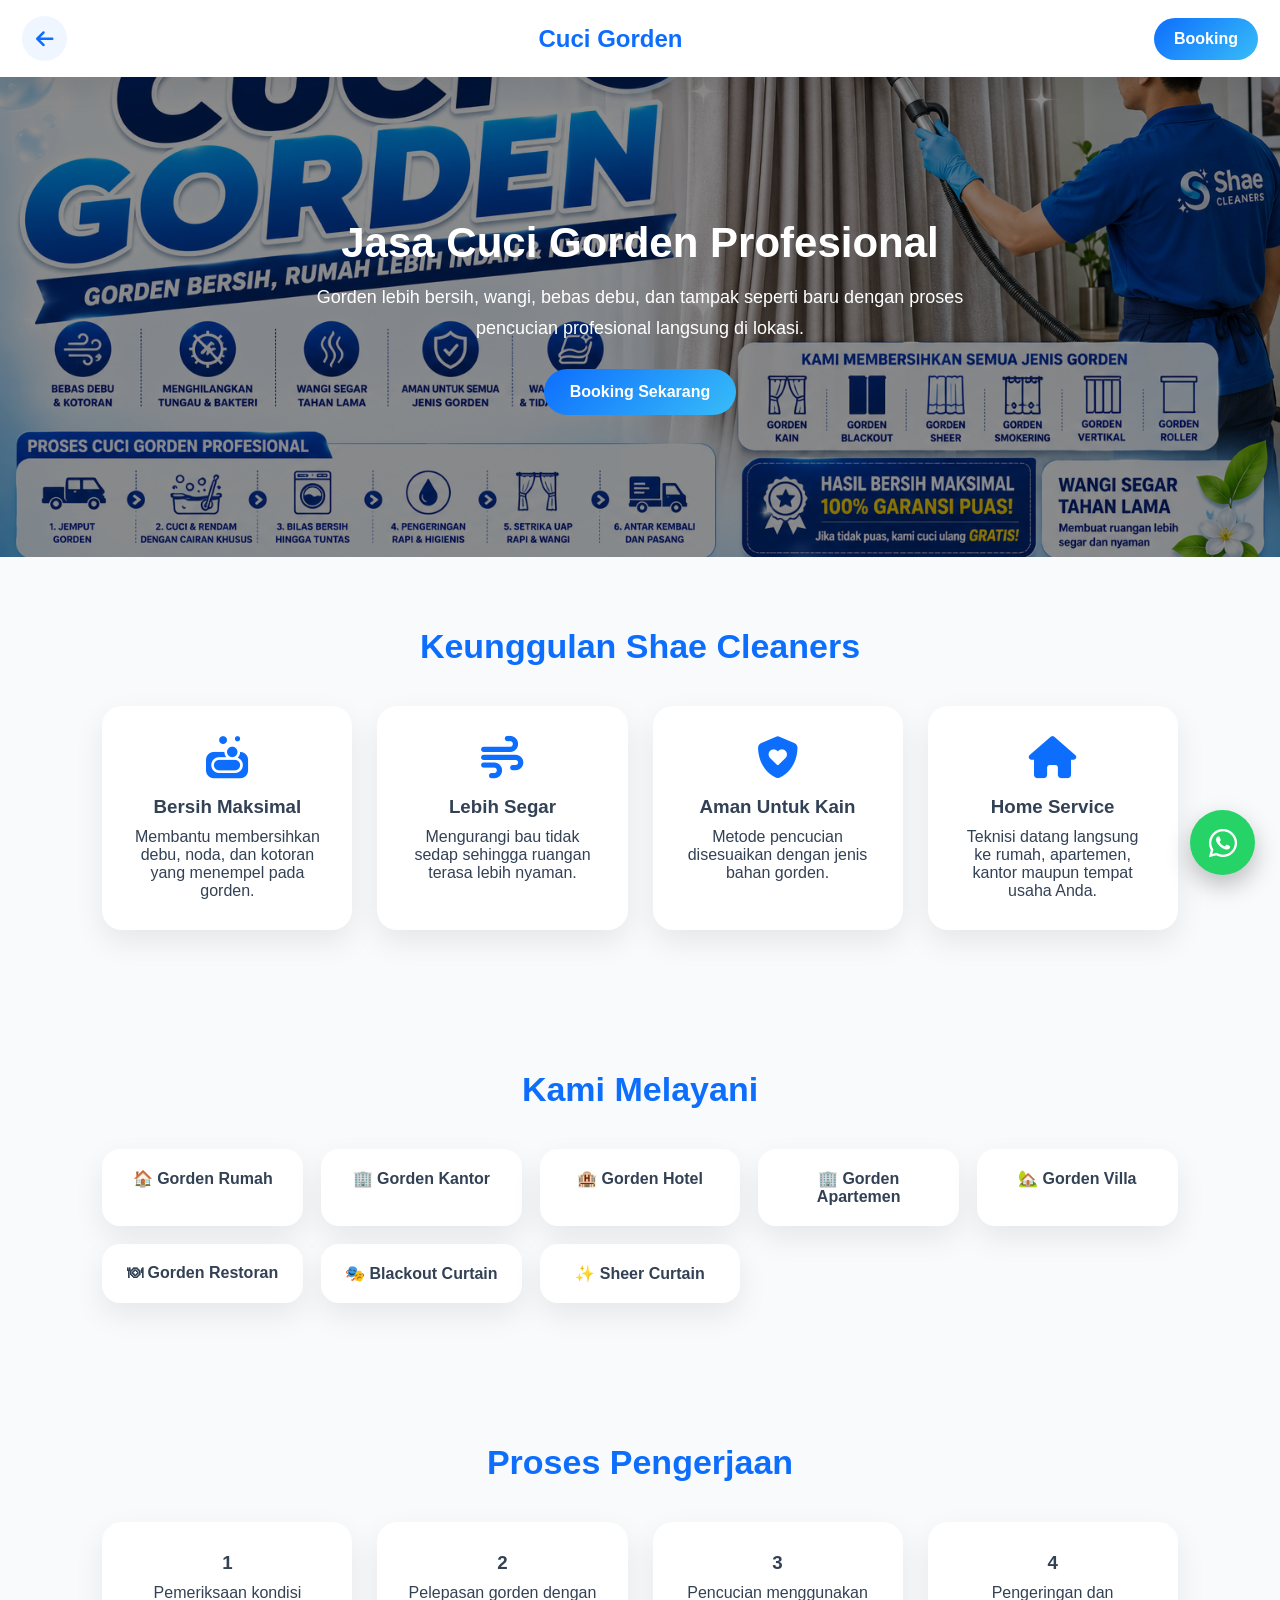
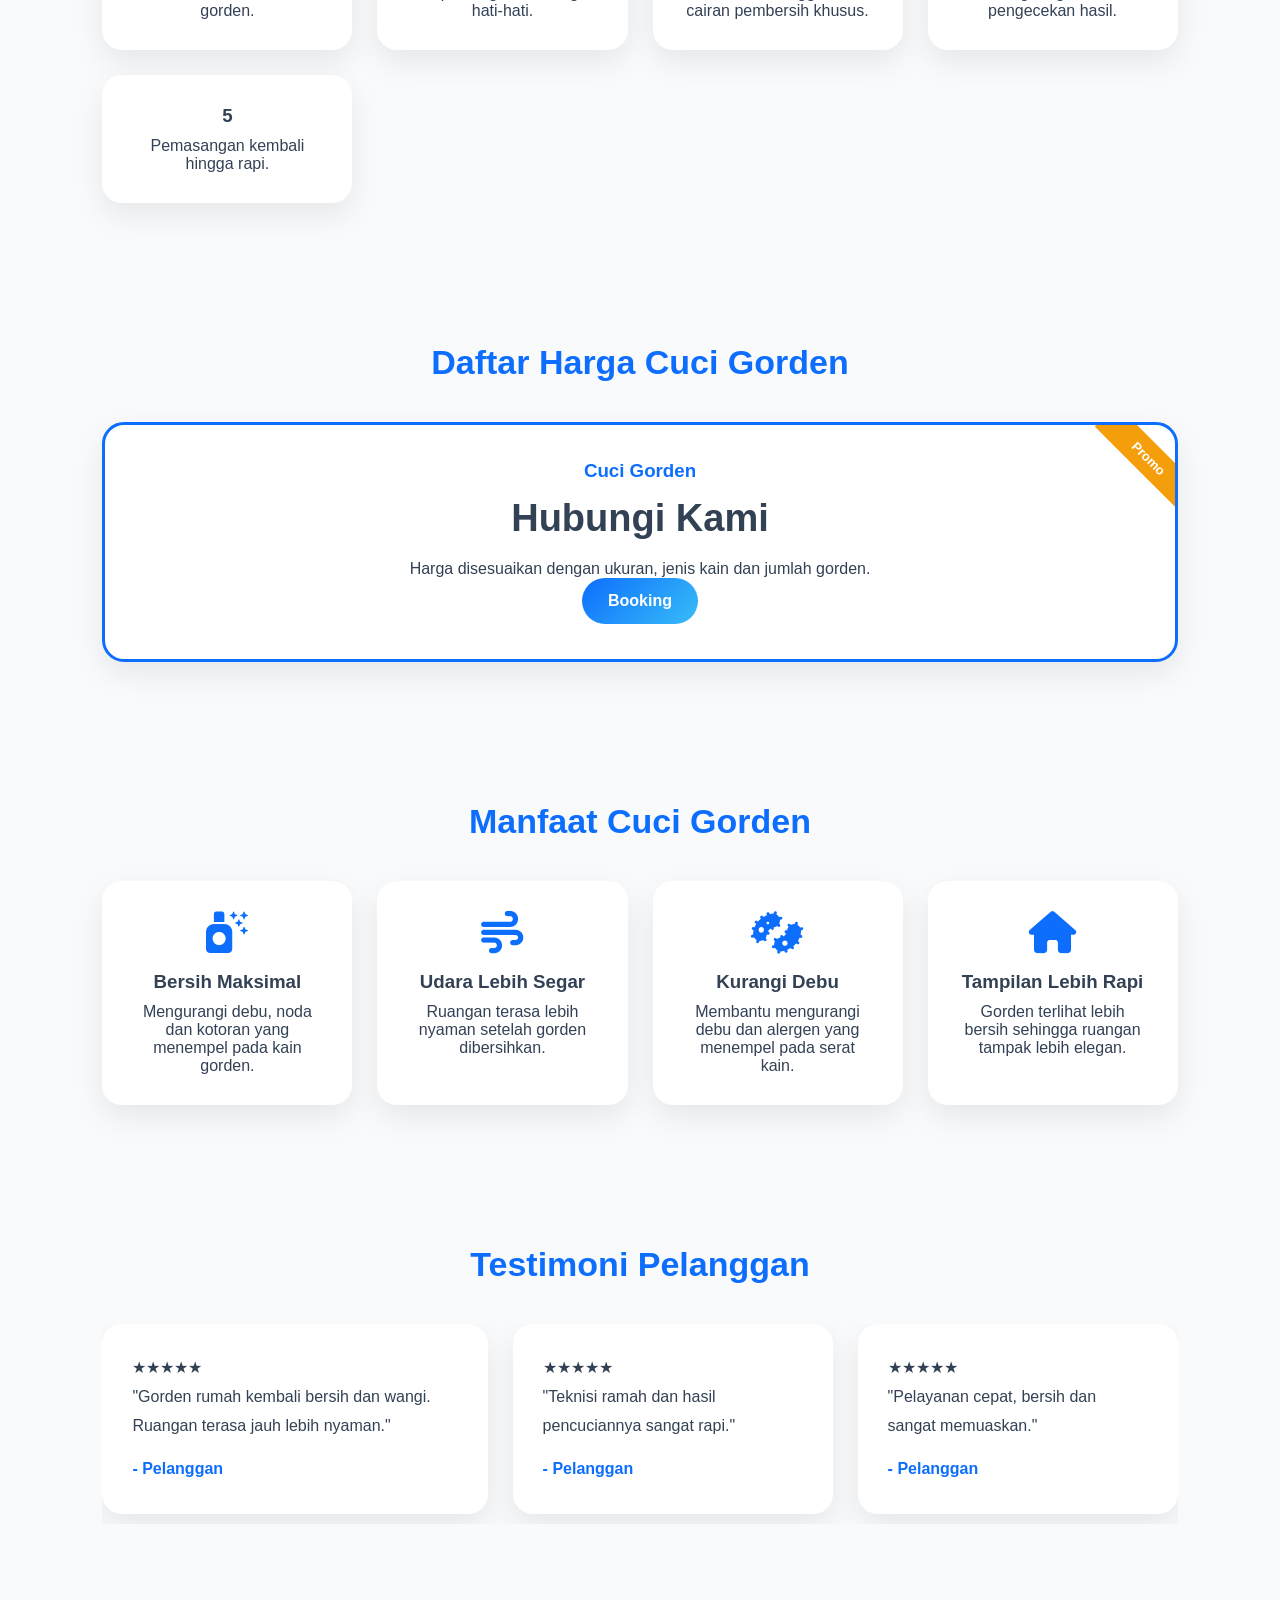
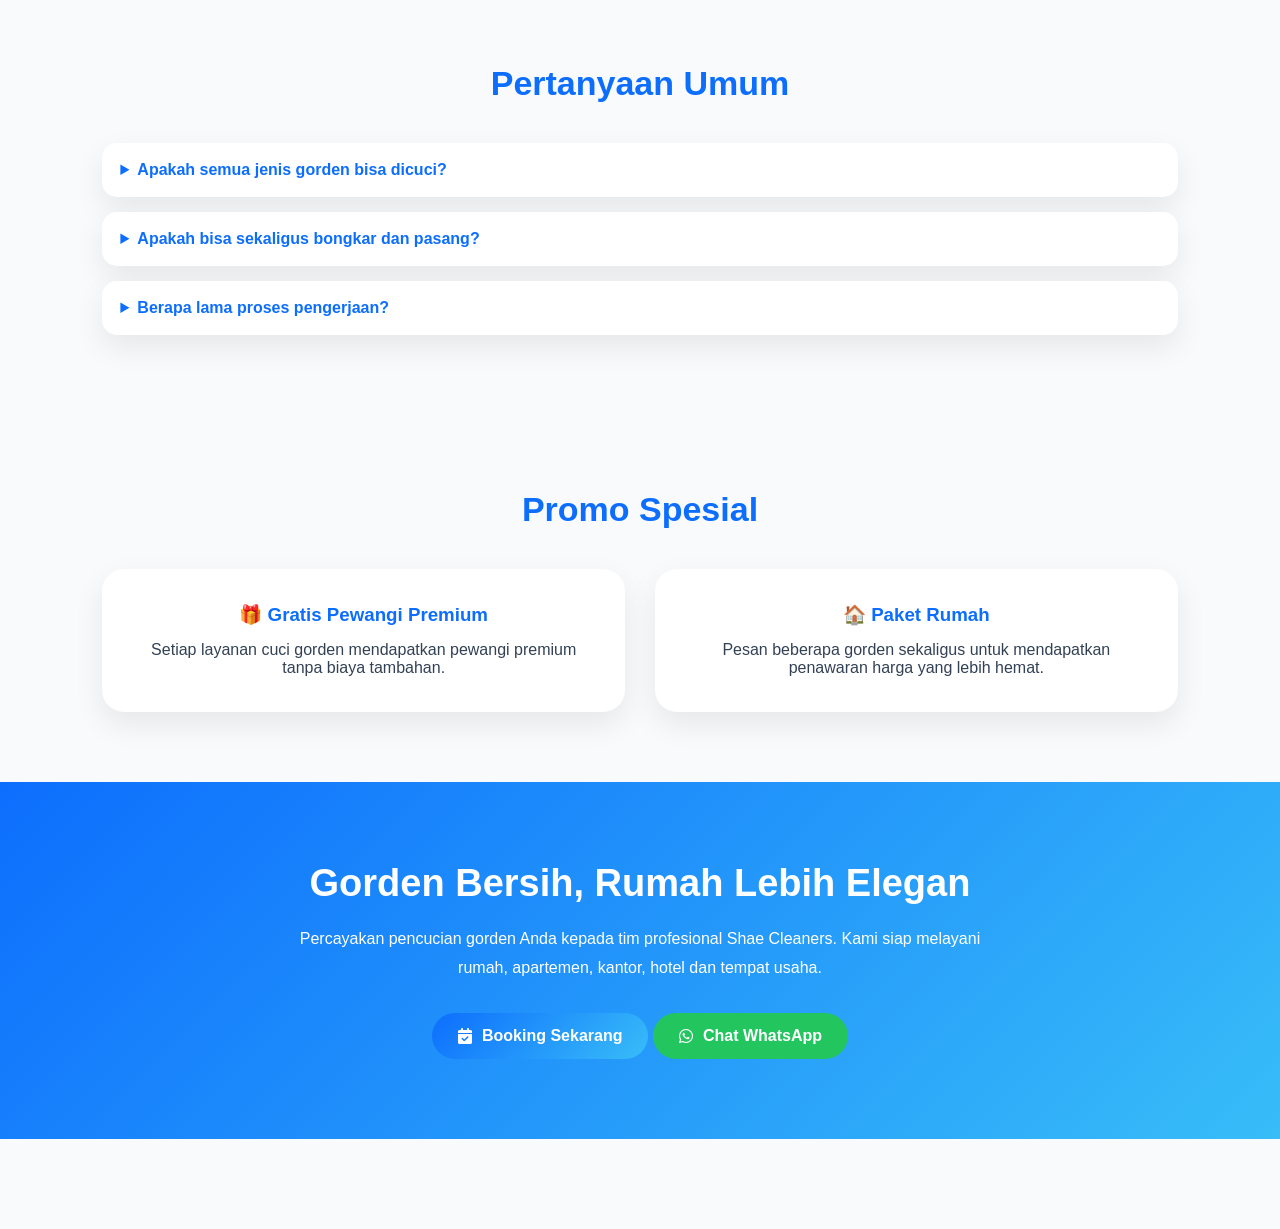
<file: pages/cuci-gorden.html>
<!DOCTYPE html>
<html lang="id">

<head>

<meta charset="UTF-8">

<meta name="viewport" content="width=device-width, initial-scale=1.0">

<title>Cuci Gorden | Shae Cleaners</title>

<meta name="description"
content="Jasa cuci gorden profesional Shae Cleaners. Membersihkan gorden rumah, apartemen, hotel, kantor, villa, dan restoran agar lebih bersih, segar, serta bebas debu.">

<link rel="stylesheet" href="/style.css">
<link rel="stylesheet" href="/service.css">

<link rel="stylesheet"
href="https://cdnjs.cloudflare.com/ajax/libs/font-awesome/6.7.2/css/all.min.css">

</head>

<body>

<header class="service-header">

<a href="/index.html" class="back">

<i class="fa-solid fa-arrow-left"></i>

</a>

<h2>Cuci Gorden</h2>

<a href="/pages/order.html?service=cuci-gorden"

class="order-btn">

Booking

</a>

</header>

<!-- HERO -->

<section class="hero-service">

<img src="/assets/banner/cuci-gorden.png"

alt="Cuci Gorden">

<div class="overlay">

<h1>Jasa Cuci Gorden Profesional</h1>

<p>

Gorden lebih bersih, wangi, bebas debu, dan tampak seperti baru dengan proses pencucian profesional langsung di lokasi.

</p>

<a href="/pages/order.html?service=cuci-gorden"

class="btn-primary">

Booking Sekarang

</a>

</div>

</section>

<!-- KEUNGGULAN -->

<section class="service-section">

<h2>Keunggulan Shae Cleaners</h2>

<div class="feature-grid">

<div class="feature">

<i class="fa-solid fa-soap"></i>

<h3>Bersih Maksimal</h3>

<p>

Membantu membersihkan debu, noda, dan kotoran yang menempel pada gorden.

</p>

</div>

<div class="feature">

<i class="fa-solid fa-wind"></i>

<h3>Lebih Segar</h3>

<p>

Mengurangi bau tidak sedap sehingga ruangan terasa lebih nyaman.

</p>

</div>

<div class="feature">

<i class="fa-solid fa-shield-heart"></i>

<h3>Aman Untuk Kain</h3>

<p>

Metode pencucian disesuaikan dengan jenis bahan gorden.

</p>

</div>

<div class="feature">

<i class="fa-solid fa-house"></i>

<h3>Home Service</h3>

<p>

Teknisi datang langsung ke rumah, apartemen, kantor maupun tempat usaha Anda.

</p>

</div>

</div>

</section>

<!-- JENIS GORDEN -->

<section class="service-section">

<h2>Kami Melayani</h2>

<div class="area-grid">

<div>🏠 Gorden Rumah</div>

<div>🏢 Gorden Kantor</div>

<div>🏨 Gorden Hotel</div>

<div>🏢 Gorden Apartemen</div>

<div>🏡 Gorden Villa</div>

<div>🍽 Gorden Restoran</div>

<div>🎭 Blackout Curtain</div>

<div>✨ Sheer Curtain</div>

</div>

</section>

<!-- PROSES -->

<section class="service-section">

<h2>Proses Pengerjaan</h2>

<div class="feature-grid">

<div class="feature">

<h3>1</h3>

<p>Pemeriksaan kondisi gorden.</p>

</div>

<div class="feature">

<h3>2</h3>

<p>Pelepasan gorden dengan hati-hati.</p>

</div>

<div class="feature">

<h3>3</h3>

<p>Pencucian menggunakan cairan pembersih khusus.</p>

</div>

<div class="feature">

<h3>4</h3>

<p>Pengeringan dan pengecekan hasil.</p>

</div>

<div class="feature">

<h3>5</h3>

<p>Pemasangan kembali hingga rapi.</p>

</div>

</div>

</section>
<!-- ================= DAFTAR HARGA ================= -->

<section class="service-section">

<h2>Daftar Harga Cuci Gorden</h2>

<div class="price-grid">

<div class="price-card popular">

<span class="badge">Promo</span>

<h3>Cuci Gorden</h3>

<h1>Hubungi Kami</h1>

<p>Harga disesuaikan dengan ukuran, jenis kain dan jumlah gorden.</p>

<a href="/pages/order.html?service=cuci-gorden"
class="btn-primary">

Booking

</a>

</div>

</div>

</section>


<!-- ================= KEUNGGULAN ================= -->

<section class="service-section">

<h2>Manfaat Cuci Gorden</h2>

<div class="feature-grid">

<div class="feature">

<i class="fa-solid fa-spray-can-sparkles"></i>

<h3>Bersih Maksimal</h3>

<p>Mengurangi debu, noda dan kotoran yang menempel pada kain gorden.</p>

</div>

<div class="feature">

<i class="fa-solid fa-wind"></i>

<h3>Udara Lebih Segar</h3>

<p>Ruangan terasa lebih nyaman setelah gorden dibersihkan.</p>

</div>

<div class="feature">

<i class="fa-solid fa-bacteria"></i>

<h3>Kurangi Debu</h3>

<p>Membantu mengurangi debu dan alergen yang menempel pada serat kain.</p>

</div>

<div class="feature">

<i class="fa-solid fa-house"></i>

<h3>Tampilan Lebih Rapi</h3>

<p>Gorden terlihat lebih bersih sehingga ruangan tampak lebih elegan.</p>

</div>

</div>

</section>

<!-- ================= TESTIMONI ================= -->

<section class="service-section">

<h2>Testimoni Pelanggan</h2>

<div class="testimonial-slider">

<div class="testimonial">

★★★★★

<p>

"Gorden rumah kembali bersih dan wangi. Ruangan terasa jauh lebih nyaman."

</p>

<strong>- Pelanggan</strong>

</div>

<div class="testimonial">

★★★★★

<p>

"Teknisi ramah dan hasil pencuciannya sangat rapi."

</p>

<strong>- Pelanggan</strong>

</div>

<div class="testimonial">

★★★★★

<p>

"Pelayanan cepat, bersih dan sangat memuaskan."

</p>

<strong>- Pelanggan</strong>

</div>

</div>

</section>

<!-- ================= FAQ ================= -->

<section class="service-section">

<h2>Pertanyaan Umum</h2>

<div class="faq">

<details>

<summary>Apakah semua jenis gorden bisa dicuci?</summary>

<p>Ya. Kami melayani berbagai jenis bahan gorden dengan metode pembersihan yang disesuaikan.</p>

</details>

<details>

<summary>Apakah bisa sekaligus bongkar dan pasang?</summary>

<p>Ya, tim kami dapat membantu proses pelepasan dan pemasangan kembali gorden.</p>

</details>

<details>

<summary>Berapa lama proses pengerjaan?</summary>

<p>Waktu pengerjaan bergantung pada jumlah, ukuran dan jenis gorden yang dibersihkan.</p>

</details>

</div>

</section>

<!-- ================= PROMO ================= -->

<section class="service-section">

<h2>Promo Spesial</h2>

<div class="price-grid">

<div class="price-card">

<h3>🎁 Gratis Pewangi Premium</h3>

<p>

Setiap layanan cuci gorden mendapatkan pewangi premium tanpa biaya tambahan.

</p>

</div>

<div class="price-card">

<h3>🏠 Paket Rumah</h3>

<p>

Pesan beberapa gorden sekaligus untuk mendapatkan penawaran harga yang lebih hemat.

</p>

</div>

</div>

</section>

<!-- ================= CTA ================= -->

<section class="service-cta">

<h2>Gorden Bersih, Rumah Lebih Elegan</h2>

<p>

Percayakan pencucian gorden Anda kepada tim profesional Shae Cleaners. Kami siap melayani rumah, apartemen, kantor, hotel dan tempat usaha.

</p>

<a href="/pages/order.html?service=cuci-gorden"

class="btn-primary">

<i class="fa-solid fa-calendar-check"></i>

Booking Sekarang

</a>

<a href="https://wa.me/message/MJ7SUIASE3DYN1"

class="btn-success">

<i class="fa-brands fa-whatsapp"></i>

Chat WhatsApp

</a>

</section>

<!-- Floating WhatsApp -->

<a href="https://wa.me/message/MJ7SUIASE3DYN1"

class="floating-wa"

target="_blank">

<i class="fa-brands fa-whatsapp"></i>

</a>

<script src="/app.js"></script>

</body>
</html>
</file>
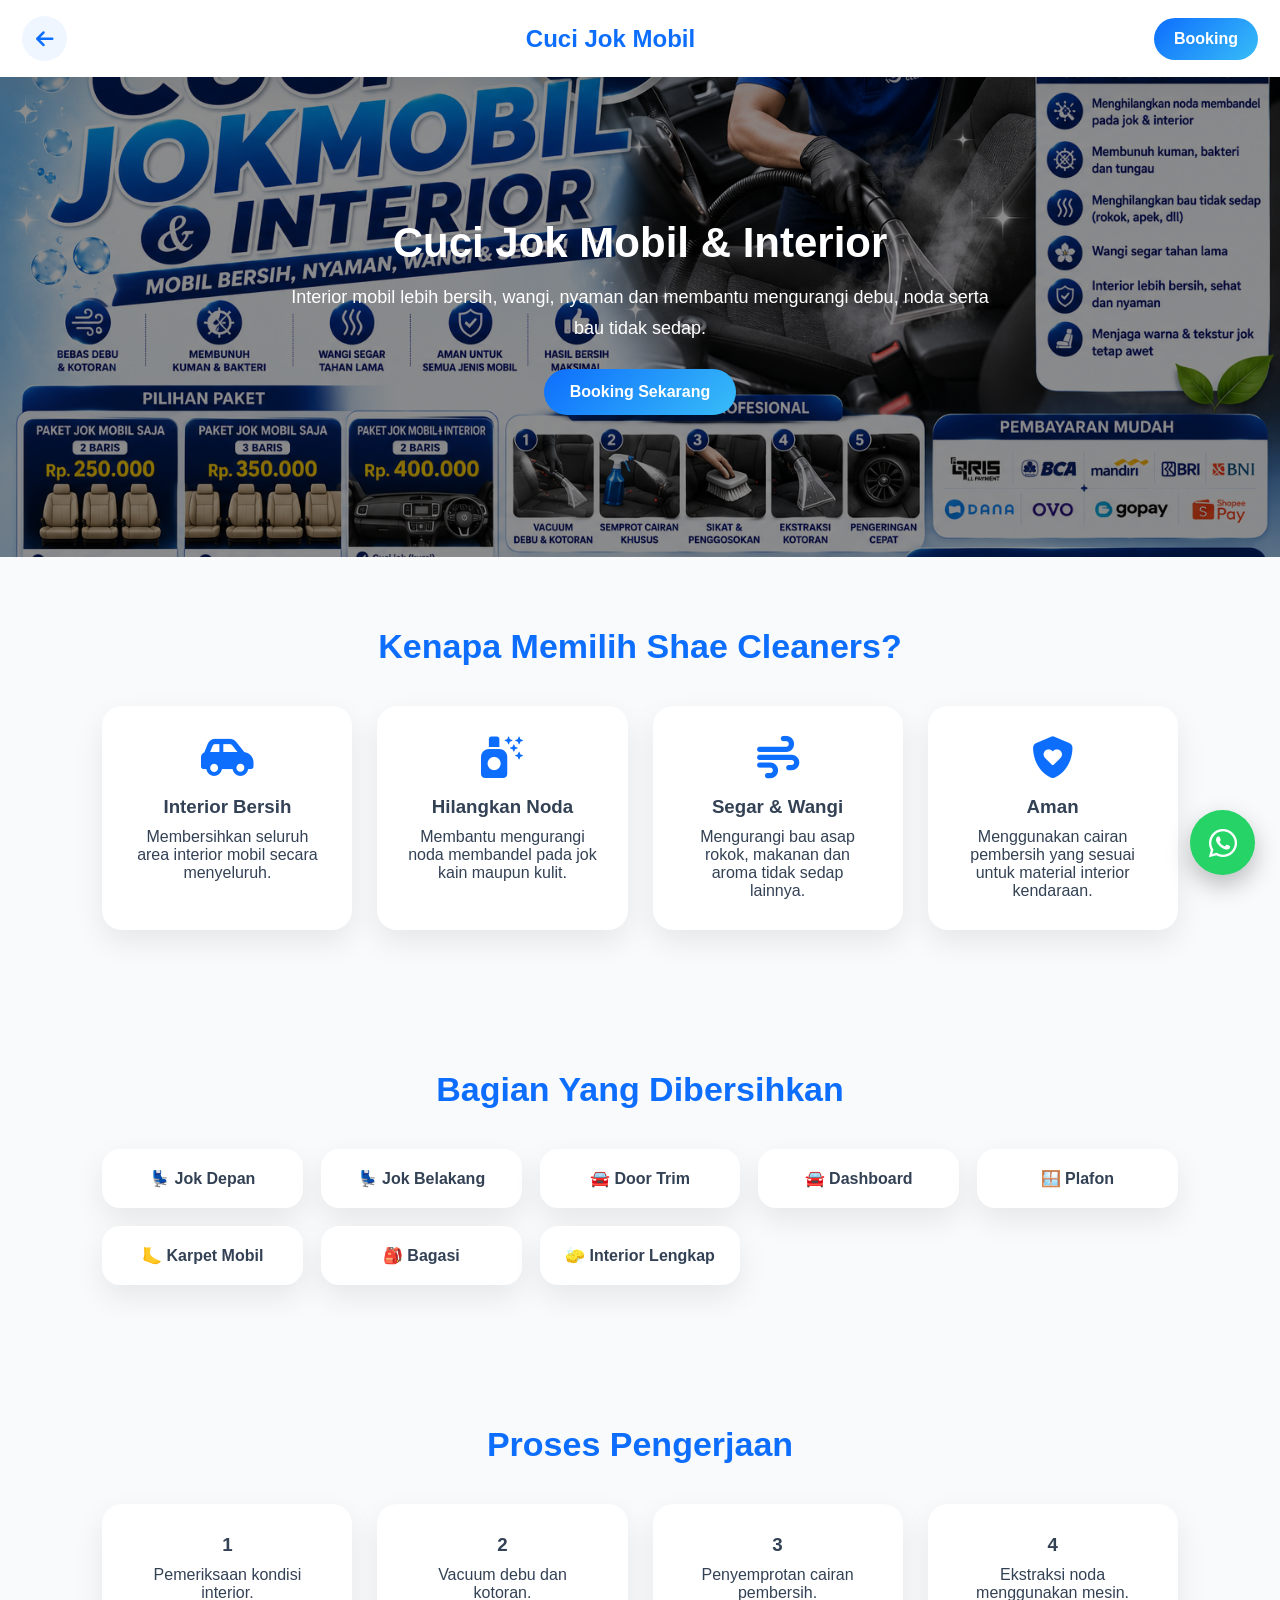
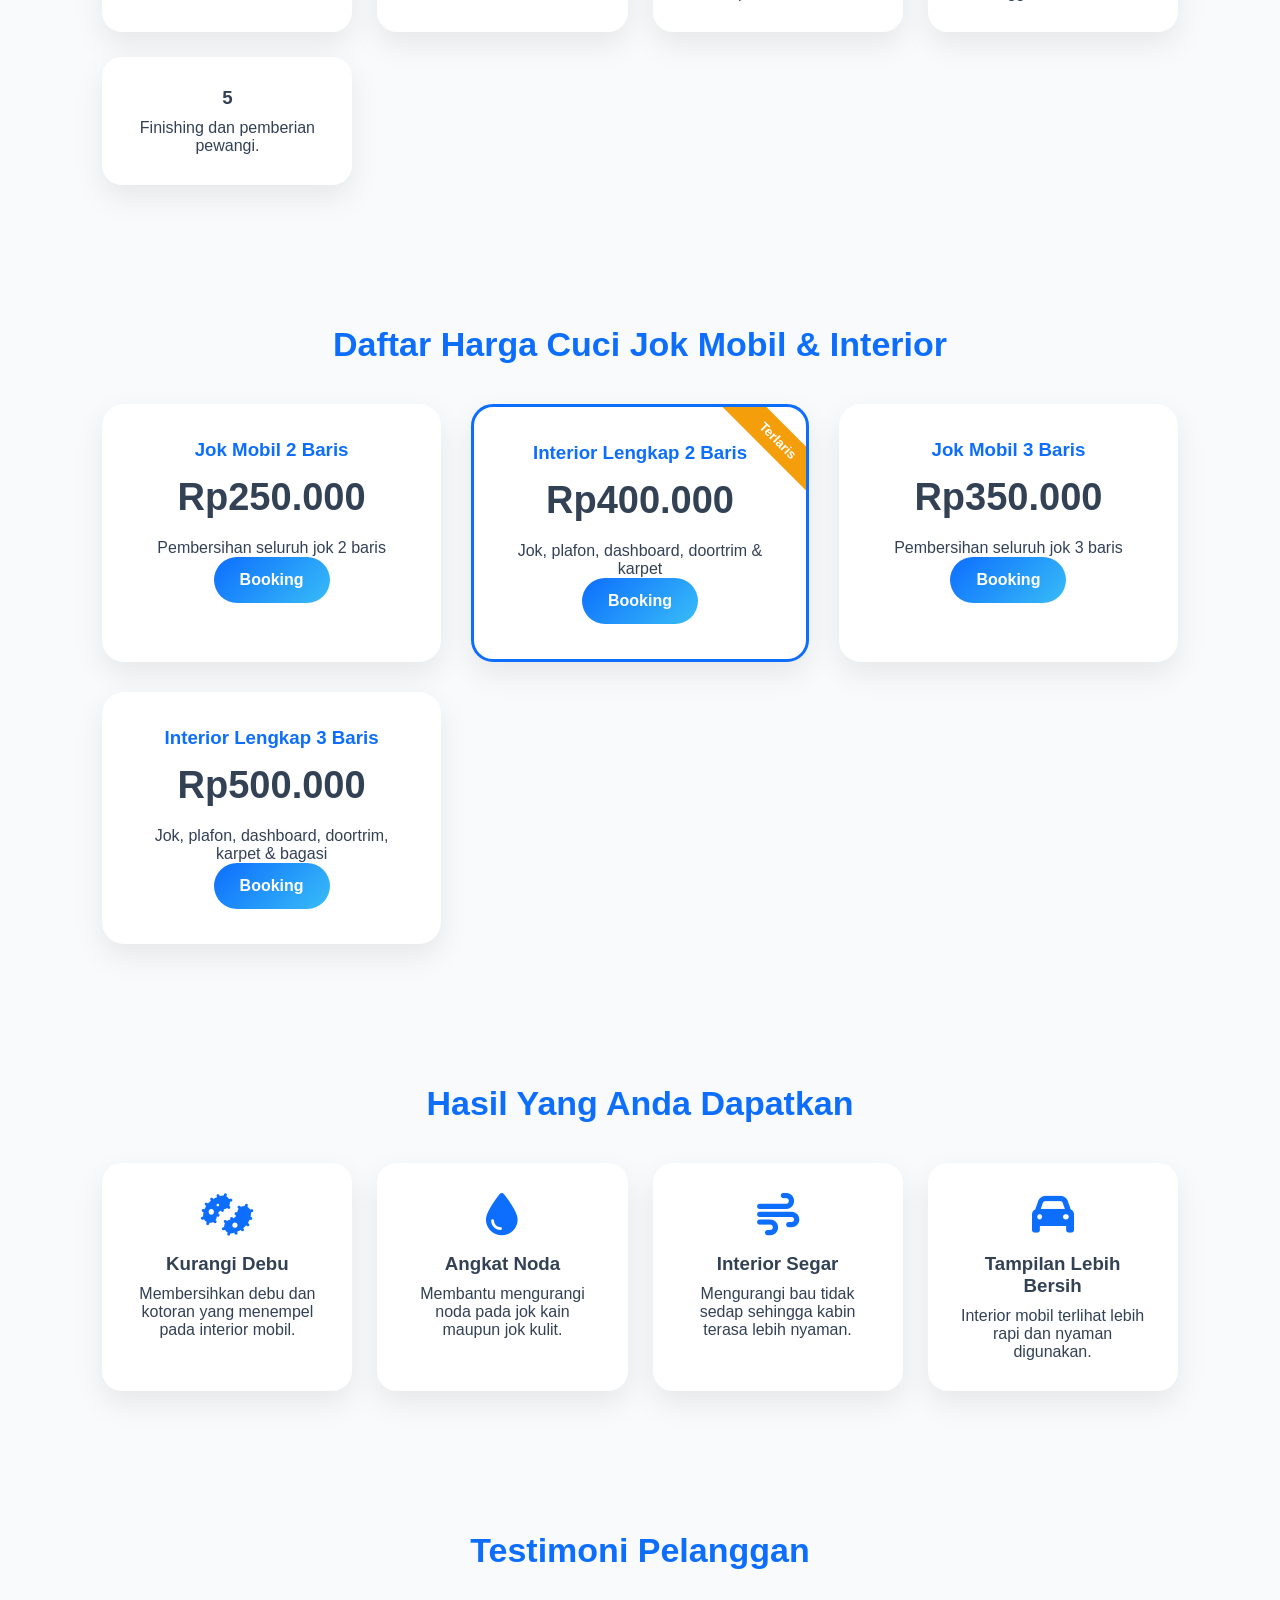
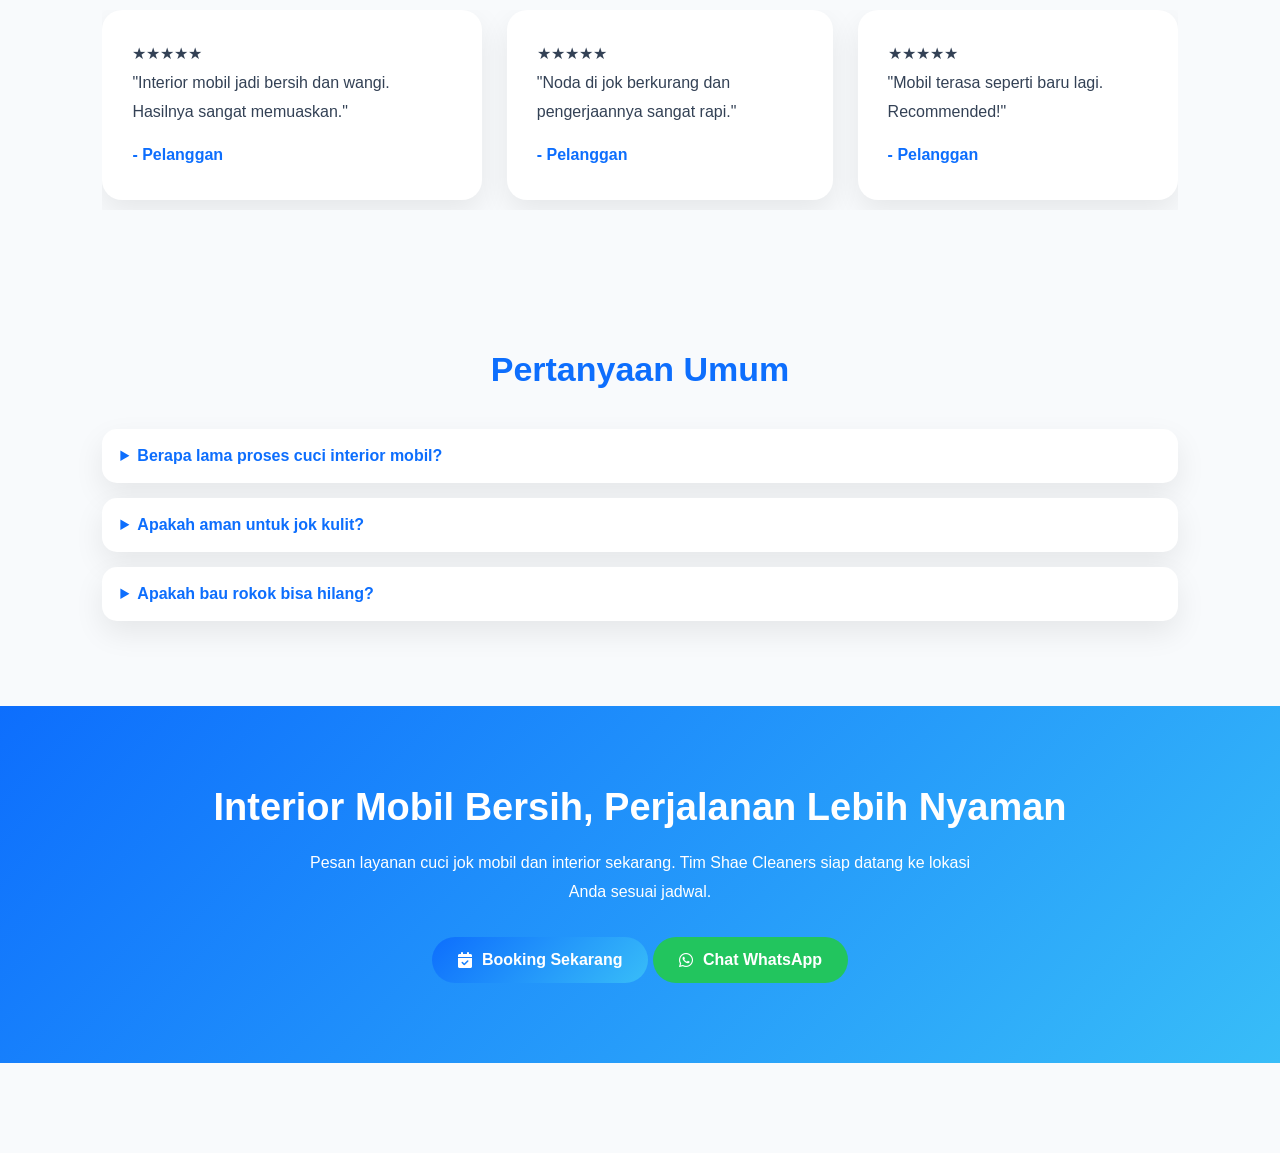
<file: pages/cuci-jokmobil.html>
<!DOCTYPE html>
<html lang="id">

<head>

<meta charset="UTF-8">

<meta name="viewport"
content="width=device-width,initial-scale=1.0">

<title>Cuci Jok Mobil & Interior | Shae Cleaners</title>

<meta name="description"
content="Jasa cuci jok mobil dan interior profesional. Membersihkan jok kain, jok kulit, plafon, karpet, doortrim dan bagasi hingga bersih dan segar.">

<link rel="stylesheet" href="/style.css">
<link rel="stylesheet" href="/service.css">

<link rel="stylesheet"
href="https://cdnjs.cloudflare.com/ajax/libs/font-awesome/6.7.2/css/all.min.css">

</head>

<body>

<header class="service-header">

<a href="/index.html" class="back">

<i class="fa-solid fa-arrow-left"></i>

</a>

<h2>Cuci Jok Mobil</h2>

<a href="/pages/order.html" class="order-btn">

Booking

</a>

</header>

<!-- HERO -->

<section class="hero-service">

<img src="/assets/banner/cuci-jokmobil.png"
alt="Cuci Jok Mobil">

<div class="overlay">

<h1>Cuci Jok Mobil & Interior</h1>

<p>

Interior mobil lebih bersih, wangi, nyaman dan membantu mengurangi debu, noda serta bau tidak sedap.

</p>

<a href="/pages/order.html"
class="btn-primary">

Booking Sekarang

</a>

</div>

</section>

<!-- KEUNGGULAN -->

<section class="service-section">

<h2>Kenapa Memilih Shae Cleaners?</h2>

<div class="feature-grid">

<div class="feature">

<i class="fa-solid fa-car-side"></i>

<h3>Interior Bersih</h3>

<p>

Membersihkan seluruh area interior mobil secara menyeluruh.

</p>

</div>

<div class="feature">

<i class="fa-solid fa-spray-can-sparkles"></i>

<h3>Hilangkan Noda</h3>

<p>

Membantu mengurangi noda membandel pada jok kain maupun kulit.

</p>

</div>

<div class="feature">

<i class="fa-solid fa-wind"></i>

<h3>Segar & Wangi</h3>

<p>

Mengurangi bau asap rokok, makanan dan aroma tidak sedap lainnya.

</p>

</div>

<div class="feature">

<i class="fa-solid fa-shield-heart"></i>

<h3>Aman</h3>

<p>

Menggunakan cairan pembersih yang sesuai untuk material interior kendaraan.

</p>

</div>

</div>

</section>

<!-- AREA YANG DIBERSIHKAN -->

<section class="service-section">

<h2>Bagian Yang Dibersihkan</h2>

<div class="area-grid">

<div>💺 Jok Depan</div>

<div>💺 Jok Belakang</div>

<div>🚘 Door Trim</div>

<div>🚘 Dashboard</div>

<div>🪟 Plafon</div>

<div>🦶 Karpet Mobil</div>

<div>🎒 Bagasi</div>

<div>🧽 Interior Lengkap</div>

</div>

</section>

<!-- PROSES -->

<section class="service-section">

<h2>Proses Pengerjaan</h2>

<div class="feature-grid">

<div class="feature">

<h3>1</h3>

<p>Pemeriksaan kondisi interior.</p>

</div>

<div class="feature">

<h3>2</h3>

<p>Vacuum debu dan kotoran.</p>

</div>

<div class="feature">

<h3>3</h3>

<p>Penyemprotan cairan pembersih.</p>

</div>

<div class="feature">

<h3>4</h3>

<p>Ekstraksi noda menggunakan mesin.</p>

</div>

<div class="feature">

<h3>5</h3>

<p>Finishing dan pemberian pewangi.</p>

</div>

</div>

</section>
<!-- ================= DAFTAR HARGA ================= -->

<section class="service-section">

<h2>Daftar Harga Cuci Jok Mobil & Interior</h2>

<div class="price-grid">

<div class="price-card">

<h3>Jok Mobil 2 Baris</h3>

<h1>Rp250.000</h1>

<p>Pembersihan seluruh jok 2 baris</p>

<a href="/pages/order.html" class="btn-primary">

Booking

</a>

</div>

<div class="price-card popular">

<span class="badge">Terlaris</span>

<h3>Interior Lengkap 2 Baris</h3>

<h1>Rp400.000</h1>

<p>Jok, plafon, dashboard, doortrim & karpet</p>

<a href="/pages/order.html" class="btn-primary">

Booking

</a>

</div>

<div class="price-card">

<h3>Jok Mobil 3 Baris</h3>

<h1>Rp350.000</h1>

<p>Pembersihan seluruh jok 3 baris</p>

<a href="/pages/order.html" class="btn-primary">

Booking

</a>

</div>

<div class="price-card">

<h3>Interior Lengkap 3 Baris</h3>

<h1>Rp500.000</h1>

<p>Jok, plafon, dashboard, doortrim, karpet & bagasi</p>

<a href="/pages/order.html" class="btn-primary">

Booking

</a>

</div>

</div>

</section>

<!-- ================= KEUNGGULAN ================= -->

<section class="service-section">

<h2>Hasil Yang Anda Dapatkan</h2>

<div class="feature-grid">

<div class="feature">

<i class="fa-solid fa-bacteria"></i>

<h3>Kurangi Debu</h3>

<p>Membersihkan debu dan kotoran yang menempel pada interior mobil.</p>

</div>

<div class="feature">

<i class="fa-solid fa-droplet"></i>

<h3>Angkat Noda</h3>

<p>Membantu mengurangi noda pada jok kain maupun jok kulit.</p>

</div>

<div class="feature">

<i class="fa-solid fa-wind"></i>

<h3>Interior Segar</h3>

<p>Mengurangi bau tidak sedap sehingga kabin terasa lebih nyaman.</p>

</div>

<div class="feature">

<i class="fa-solid fa-car"></i>

<h3>Tampilan Lebih Bersih</h3>

<p>Interior mobil terlihat lebih rapi dan nyaman digunakan.</p>

</div>

</div>

</section>

<!-- ================= TESTIMONI ================= -->

<section class="service-section">

<h2>Testimoni Pelanggan</h2>

<div class="testimonial-slider">

<div class="testimonial">

★★★★★

<p>

"Interior mobil jadi bersih dan wangi. Hasilnya sangat memuaskan."

</p>

<strong>- Pelanggan</strong>

</div>

<div class="testimonial">

★★★★★

<p>

"Noda di jok berkurang dan pengerjaannya sangat rapi."

</p>

<strong>- Pelanggan</strong>

</div>

<div class="testimonial">

★★★★★

<p>

"Mobil terasa seperti baru lagi. Recommended!"

</p>

<strong>- Pelanggan</strong>

</div>

</div>

</section>

<!-- ================= FAQ ================= -->

<section class="service-section">

<h2>Pertanyaan Umum</h2>

<div class="faq">

<details>

<summary>Berapa lama proses cuci interior mobil?</summary>

<p>Rata-rata 2–4 jam tergantung ukuran kendaraan dan tingkat kekotoran.</p>

</details>

<details>

<summary>Apakah aman untuk jok kulit?</summary>

<p>Ya. Kami menggunakan metode dan cairan pembersih yang disesuaikan dengan jenis material jok.</p>

</details>

<details>

<summary>Apakah bau rokok bisa hilang?</summary>

<p>Pembersihan membantu mengurangi bau tidak sedap. Hasil dapat berbeda tergantung sumber dan lamanya bau menempel.</p>

</details>

</div>

</section>

<!-- ================= CTA ================= -->

<section class="service-cta">

<h2>Interior Mobil Bersih, Perjalanan Lebih Nyaman</h2>

<p>

Pesan layanan cuci jok mobil dan interior sekarang. Tim Shae Cleaners siap datang ke lokasi Anda sesuai jadwal.

</p>

<a href="/pages/order.html" class="btn-primary">

<i class="fa-solid fa-calendar-check"></i>

Booking Sekarang

</a>

<a href="https://wa.me/message/MJ7SUIASE3DYN1"

class="btn-success">

<i class="fa-brands fa-whatsapp"></i>

Chat WhatsApp

</a>

</section>

<!-- Floating WhatsApp -->

<a href="https://wa.me/message/MJ7SUIASE3DYN1"

class="floating-wa"

target="_blank">

<i class="fa-brands fa-whatsapp"></i>

</a>

<script src="/app.js"></script>

</body>
</html>
</file>
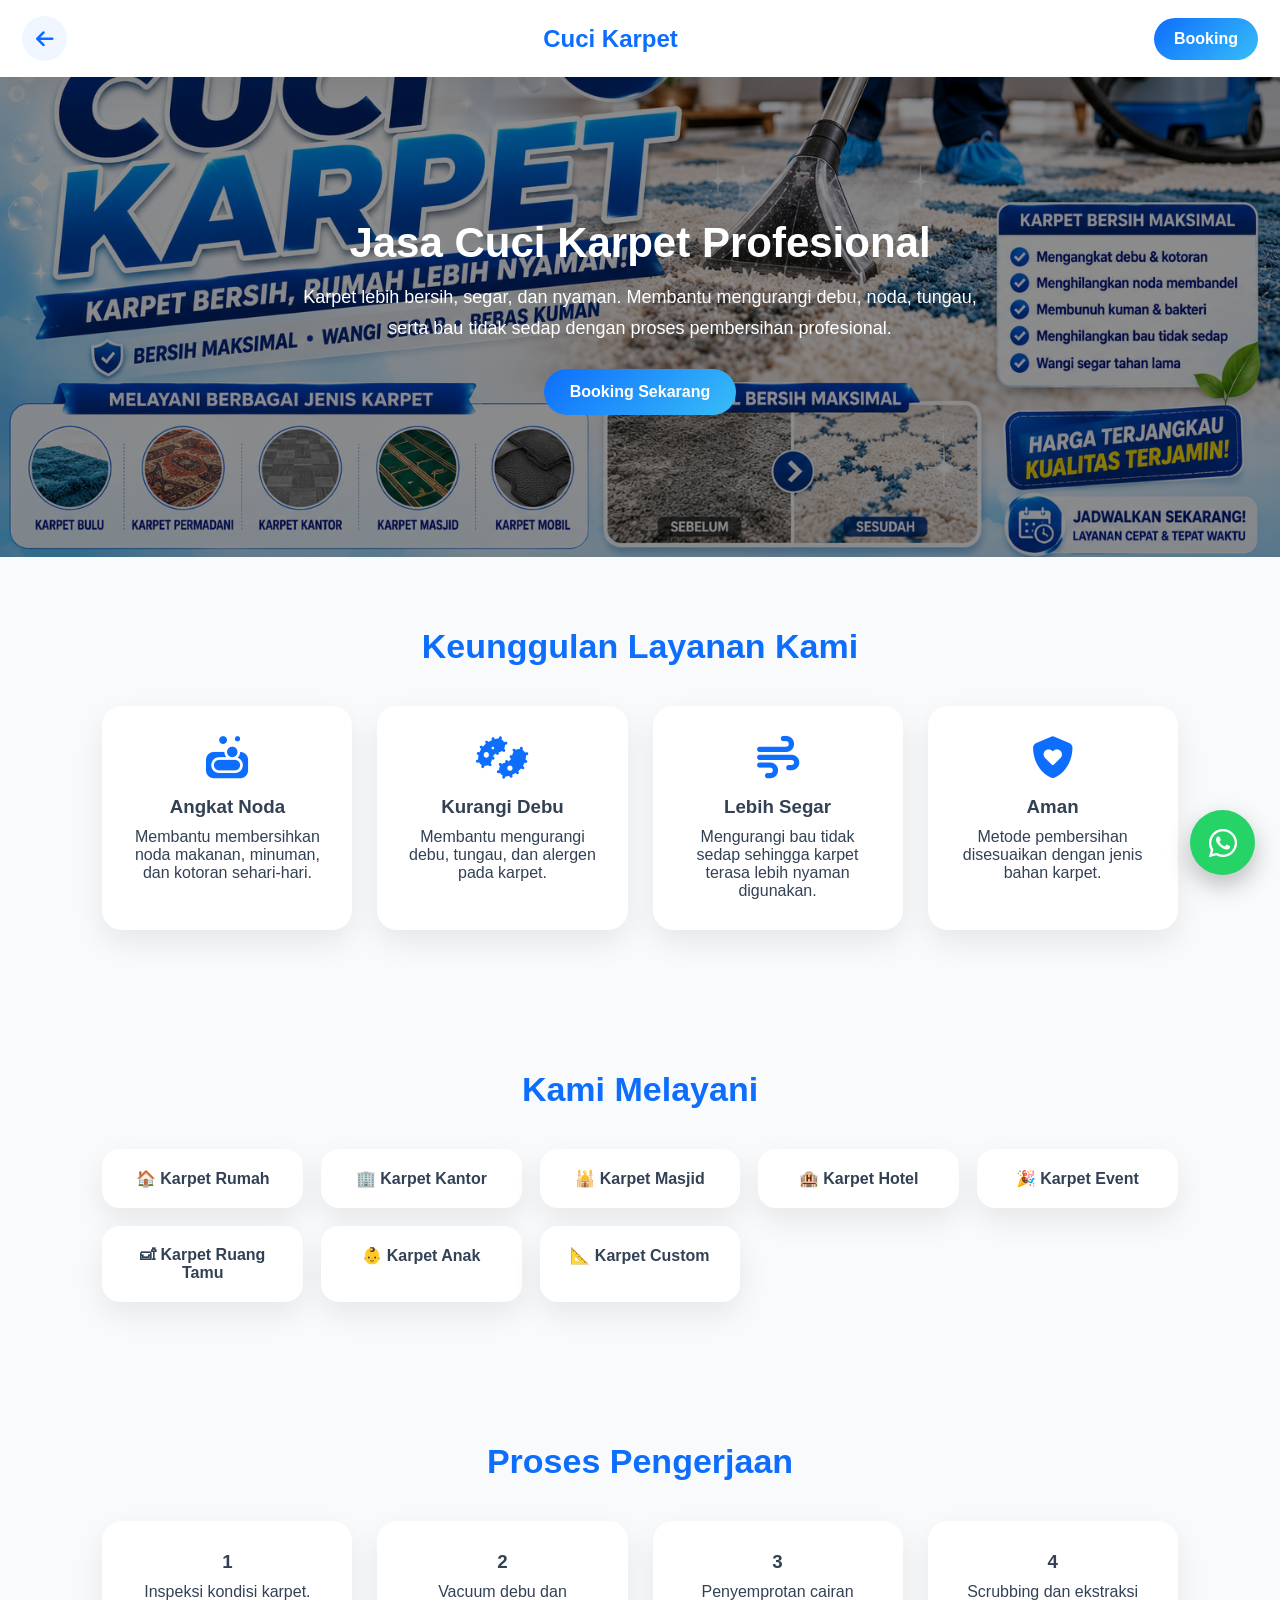
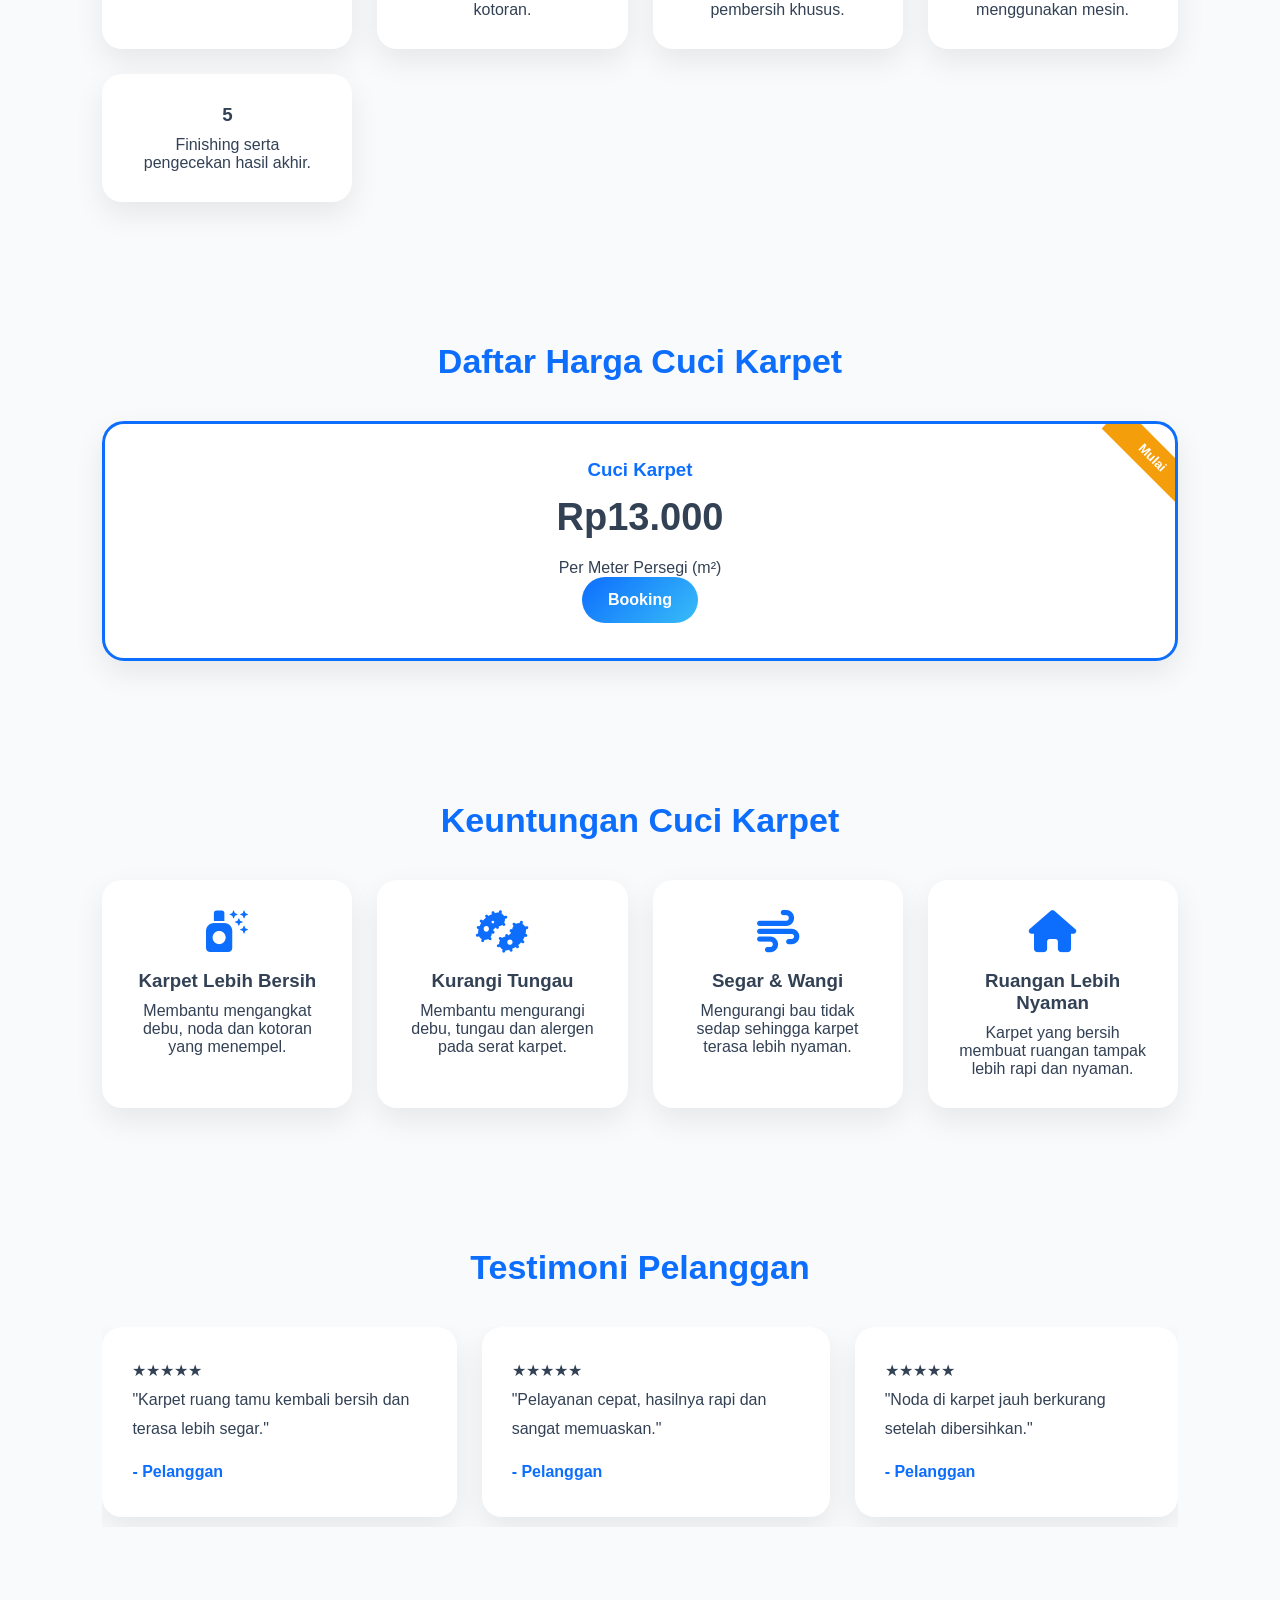
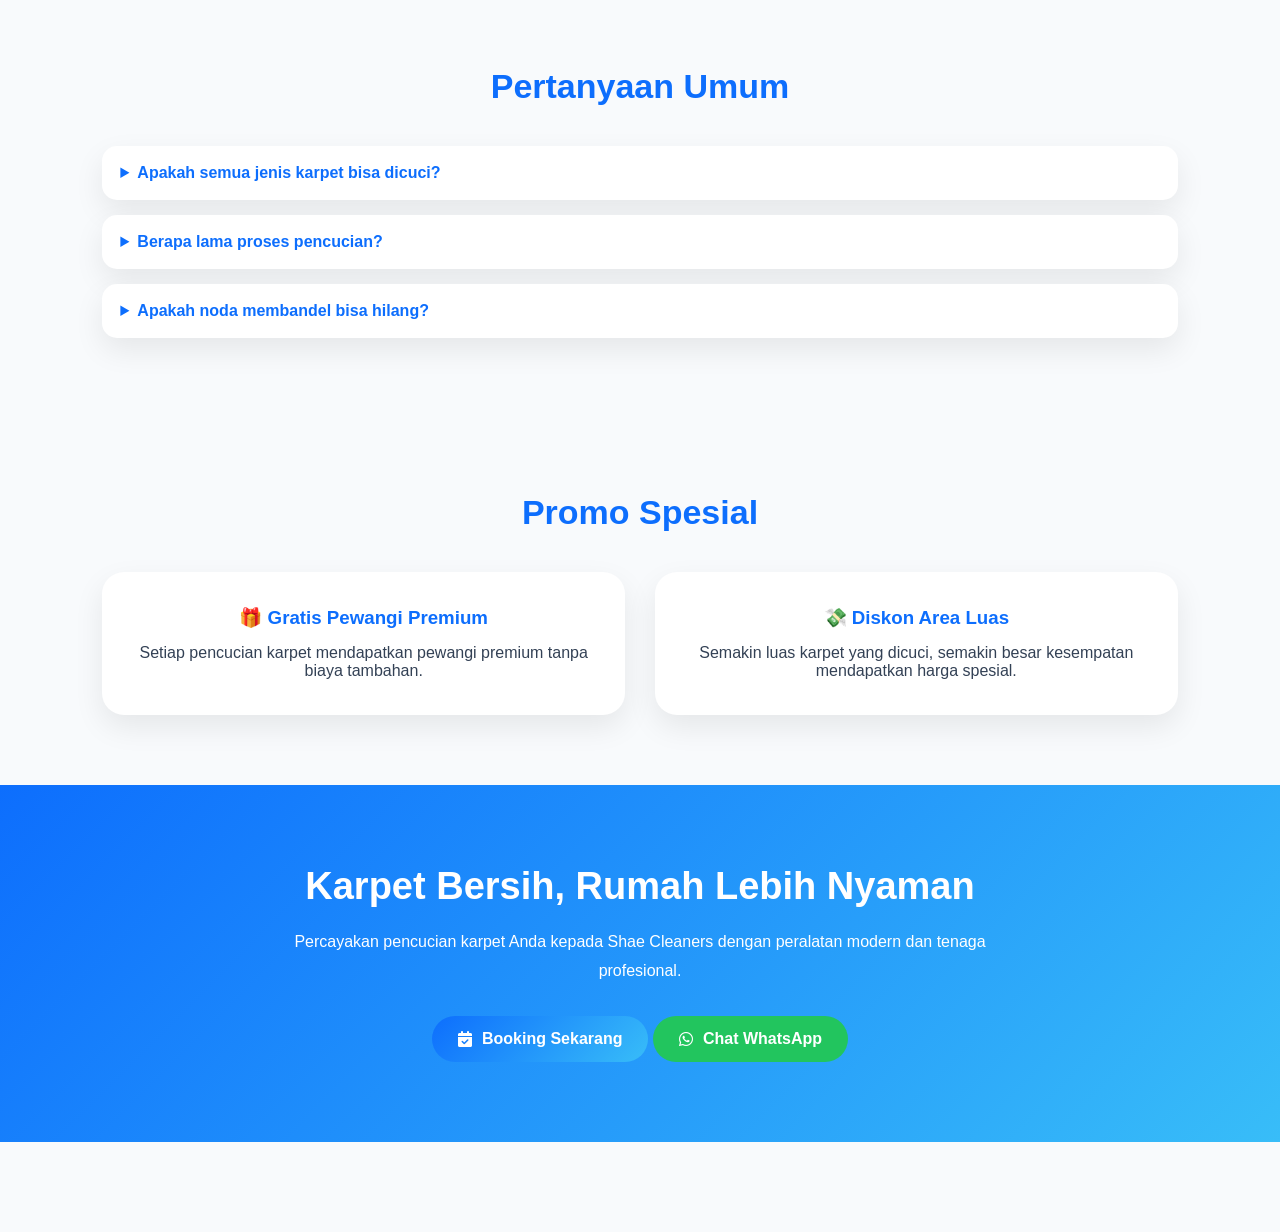
<file: pages/cuci-karpet.html>
<!DOCTYPE html>
<html lang="id">

<head>

<meta charset="UTF-8">
<meta name="viewport" content="width=device-width, initial-scale=1.0">

<title>Cuci Karpet | Shae Cleaners</title>

<meta name="description"
content="Jasa cuci karpet profesional Shae Cleaners. Membersihkan karpet rumah, kantor, masjid, hotel, dan karpet custom agar lebih bersih, segar, dan nyaman digunakan.">

<link rel="stylesheet" href="/style.css">
<link rel="stylesheet" href="/service.css">

<link rel="stylesheet"
href="https://cdnjs.cloudflare.com/ajax/libs/font-awesome/6.7.2/css/all.min.css">

</head>

<body>

<header class="service-header">

<a href="/index.html" class="back">
<i class="fa-solid fa-arrow-left"></i>
</a>

<h2>Cuci Karpet</h2>

<a href="/pages/order.html?service=cuci-karpet" class="order-btn">
Booking
</a>

</header>

<!-- HERO -->

<section class="hero-service">

<img src="/assets/banner/cuci-karpet.png"
alt="Cuci Karpet">

<div class="overlay">

<h1>Jasa Cuci Karpet Profesional</h1>

<p>

Karpet lebih bersih, segar, dan nyaman. Membantu mengurangi debu, noda, tungau, serta bau tidak sedap dengan proses pembersihan profesional.

</p>

<a href="/pages/order.html?service=cuci-karpet"
class="btn-primary">

Booking Sekarang

</a>

</div>

</section>

<!-- KEUNGGULAN -->

<section class="service-section">

<h2>Keunggulan Layanan Kami</h2>

<div class="feature-grid">

<div class="feature">

<i class="fa-solid fa-soap"></i>

<h3>Angkat Noda</h3>

<p>Membantu membersihkan noda makanan, minuman, dan kotoran sehari-hari.</p>

</div>

<div class="feature">

<i class="fa-solid fa-bacteria"></i>

<h3>Kurangi Debu</h3>

<p>Membantu mengurangi debu, tungau, dan alergen pada karpet.</p>

</div>

<div class="feature">

<i class="fa-solid fa-wind"></i>

<h3>Lebih Segar</h3>

<p>Mengurangi bau tidak sedap sehingga karpet terasa lebih nyaman digunakan.</p>

</div>

<div class="feature">

<i class="fa-solid fa-shield-heart"></i>

<h3>Aman</h3>

<p>Metode pembersihan disesuaikan dengan jenis bahan karpet.</p>

</div>

</div>

</section>

<!-- JENIS KARPET -->

<section class="service-section">

<h2>Kami Melayani</h2>

<div class="area-grid">

<div>🏠 Karpet Rumah</div>

<div>🏢 Karpet Kantor</div>

<div>🕌 Karpet Masjid</div>

<div>🏨 Karpet Hotel</div>

<div>🎉 Karpet Event</div>

<div>🛋 Karpet Ruang Tamu</div>

<div>👶 Karpet Anak</div>

<div>📐 Karpet Custom</div>

</div>

</section>

<!-- PROSES -->

<section class="service-section">

<h2>Proses Pengerjaan</h2>

<div class="feature-grid">

<div class="feature">
<h3>1</h3>
<p>Inspeksi kondisi karpet.</p>
</div>

<div class="feature">
<h3>2</h3>
<p>Vacuum debu dan kotoran.</p>
</div>

<div class="feature">
<h3>3</h3>
<p>Penyemprotan cairan pembersih khusus.</p>
</div>

<div class="feature">
<h3>4</h3>
<p>Scrubbing dan ekstraksi menggunakan mesin.</p>
</div>

<div class="feature">
<h3>5</h3>
<p>Finishing serta pengecekan hasil akhir.</p>
</div>

</div>

</section>
<!-- ================= DAFTAR HARGA ================= -->

<section class="service-section">

<h2>Daftar Harga Cuci Karpet</h2>

<div class="price-grid">

<div class="price-card popular">

<span class="badge">Mulai</span>

<h3>Cuci Karpet</h3>

<h1>Rp13.000</h1>

<p>Per Meter Persegi (m²)</p>

<a href="/pages/order.html?service=cuci-karpet"
class="btn-primary">

Booking

</a>

</div>

</div>

</section>

<!-- ================= MANFAAT ================= -->

<section class="service-section">

<h2>Keuntungan Cuci Karpet</h2>

<div class="feature-grid">

<div class="feature">

<i class="fa-solid fa-spray-can-sparkles"></i>

<h3>Karpet Lebih Bersih</h3>

<p>Membantu mengangkat debu, noda dan kotoran yang menempel.</p>

</div>

<div class="feature">

<i class="fa-solid fa-bacteria"></i>

<h3>Kurangi Tungau</h3>

<p>Membantu mengurangi debu, tungau dan alergen pada serat karpet.</p>

</div>

<div class="feature">

<i class="fa-solid fa-wind"></i>

<h3>Segar & Wangi</h3>

<p>Mengurangi bau tidak sedap sehingga karpet terasa lebih nyaman.</p>

</div>

<div class="feature">

<i class="fa-solid fa-house"></i>

<h3>Ruangan Lebih Nyaman</h3>

<p>Karpet yang bersih membuat ruangan tampak lebih rapi dan nyaman.</p>

</div>

</div>

</section>

<!-- ================= TESTIMONI ================= -->

<section class="service-section">

<h2>Testimoni Pelanggan</h2>

<div class="testimonial-slider">

<div class="testimonial">

★★★★★

<p>

"Karpet ruang tamu kembali bersih dan terasa lebih segar."

</p>

<strong>- Pelanggan</strong>

</div>

<div class="testimonial">

★★★★★

<p>

"Pelayanan cepat, hasilnya rapi dan sangat memuaskan."

</p>

<strong>- Pelanggan</strong>

</div>

<div class="testimonial">

★★★★★

<p>

"Noda di karpet jauh berkurang setelah dibersihkan."

</p>

<strong>- Pelanggan</strong>

</div>

</div>

</section>

<!-- ================= FAQ ================= -->

<section class="service-section">

<h2>Pertanyaan Umum</h2>

<div class="faq">

<details>

<summary>Apakah semua jenis karpet bisa dicuci?</summary>

<p>Ya. Kami melayani berbagai jenis karpet rumah, kantor, masjid, hotel, dan karpet custom dengan metode yang disesuaikan.</p>

</details>

<details>

<summary>Berapa lama proses pencucian?</summary>

<p>Waktu pengerjaan bergantung pada luas, jenis karpet, dan tingkat kekotorannya.</p>

</details>

<details>

<summary>Apakah noda membandel bisa hilang?</summary>

<p>Kami akan membersihkan semaksimal mungkin. Hasil bergantung pada jenis noda, usia noda, dan material karpet.</p>

</details>

</div>

</section>

<!-- ================= PROMO ================= -->

<section class="service-section">

<h2>Promo Spesial</h2>

<div class="price-grid">

<div class="price-card">

<h3>🎁 Gratis Pewangi Premium</h3>

<p>

Setiap pencucian karpet mendapatkan pewangi premium tanpa biaya tambahan.

</p>

</div>

<div class="price-card">

<h3>💸 Diskon Area Luas</h3>

<p>

Semakin luas karpet yang dicuci, semakin besar kesempatan mendapatkan harga spesial.

</p>

</div>

</div>

</section>

<!-- ================= CTA ================= -->

<section class="service-cta">

<h2>Karpet Bersih, Rumah Lebih Nyaman</h2>

<p>

Percayakan pencucian karpet Anda kepada Shae Cleaners dengan peralatan modern dan tenaga profesional.

</p>

<a href="/pages/order.html?service=cuci-karpet"

class="btn-primary">

<i class="fa-solid fa-calendar-check"></i>

Booking Sekarang

</a>

<a href="https://wa.me/message/MJ7SUIASE3DYN1"

class="btn-success">

<i class="fa-brands fa-whatsapp"></i>

Chat WhatsApp

</a>

</section>

<!-- Floating WhatsApp -->

<a href="https://wa.me/message/MJ7SUIASE3DYN1"

class="floating-wa"

target="_blank">

<i class="fa-brands fa-whatsapp"></i>

</a>

<script src="/app.js
</body>
</html>
</file>
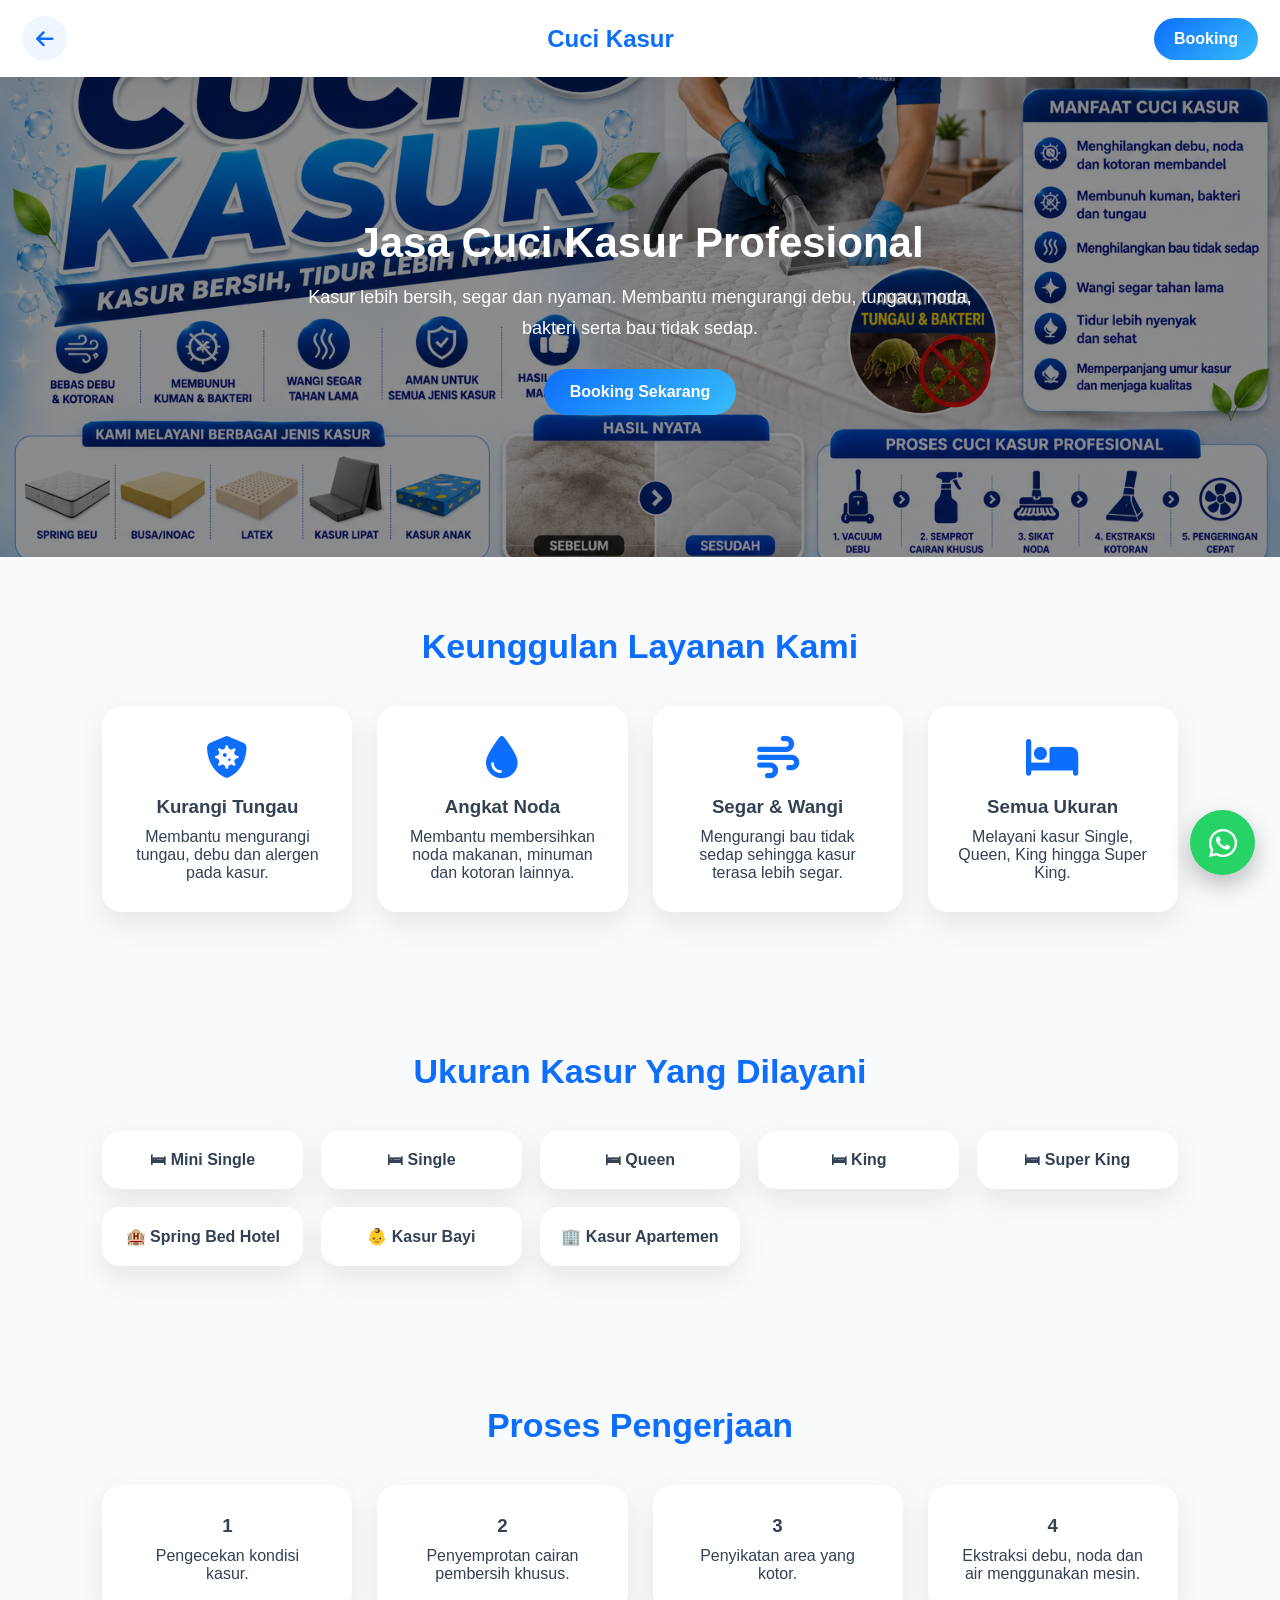
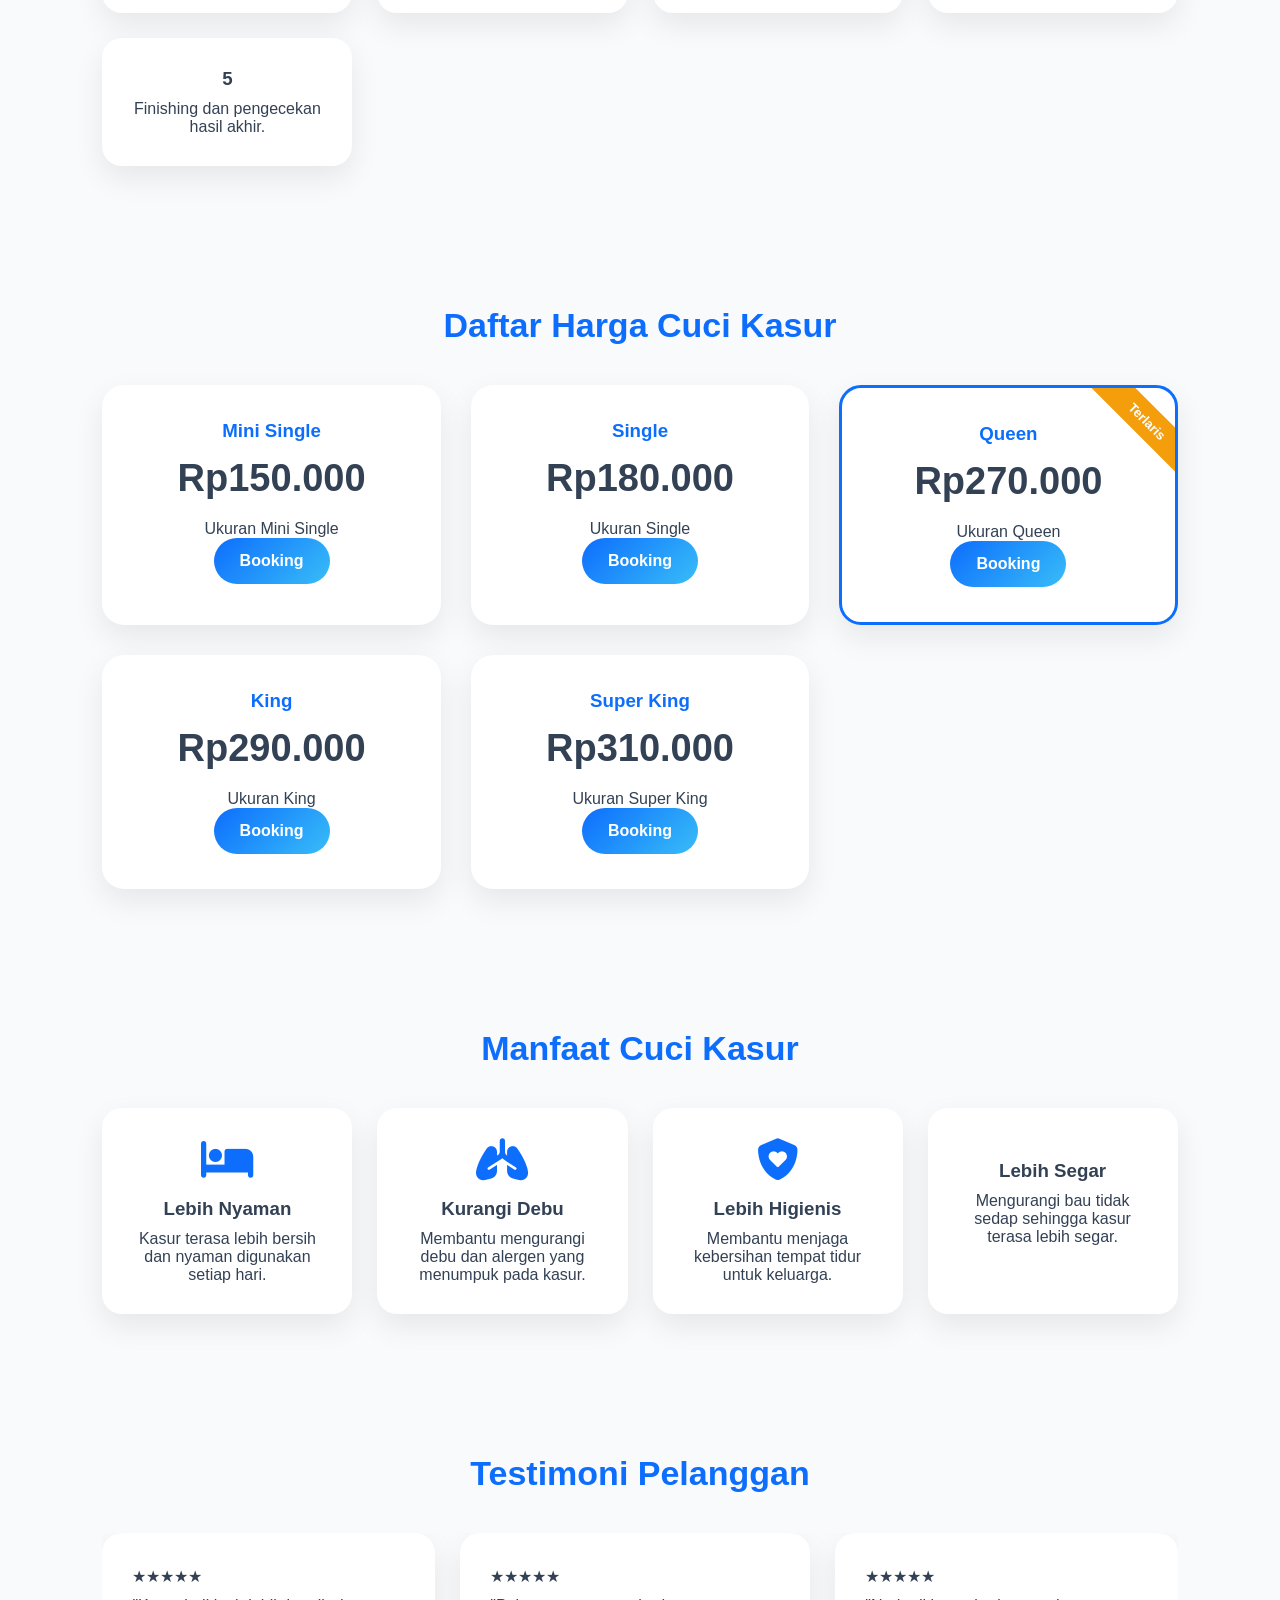
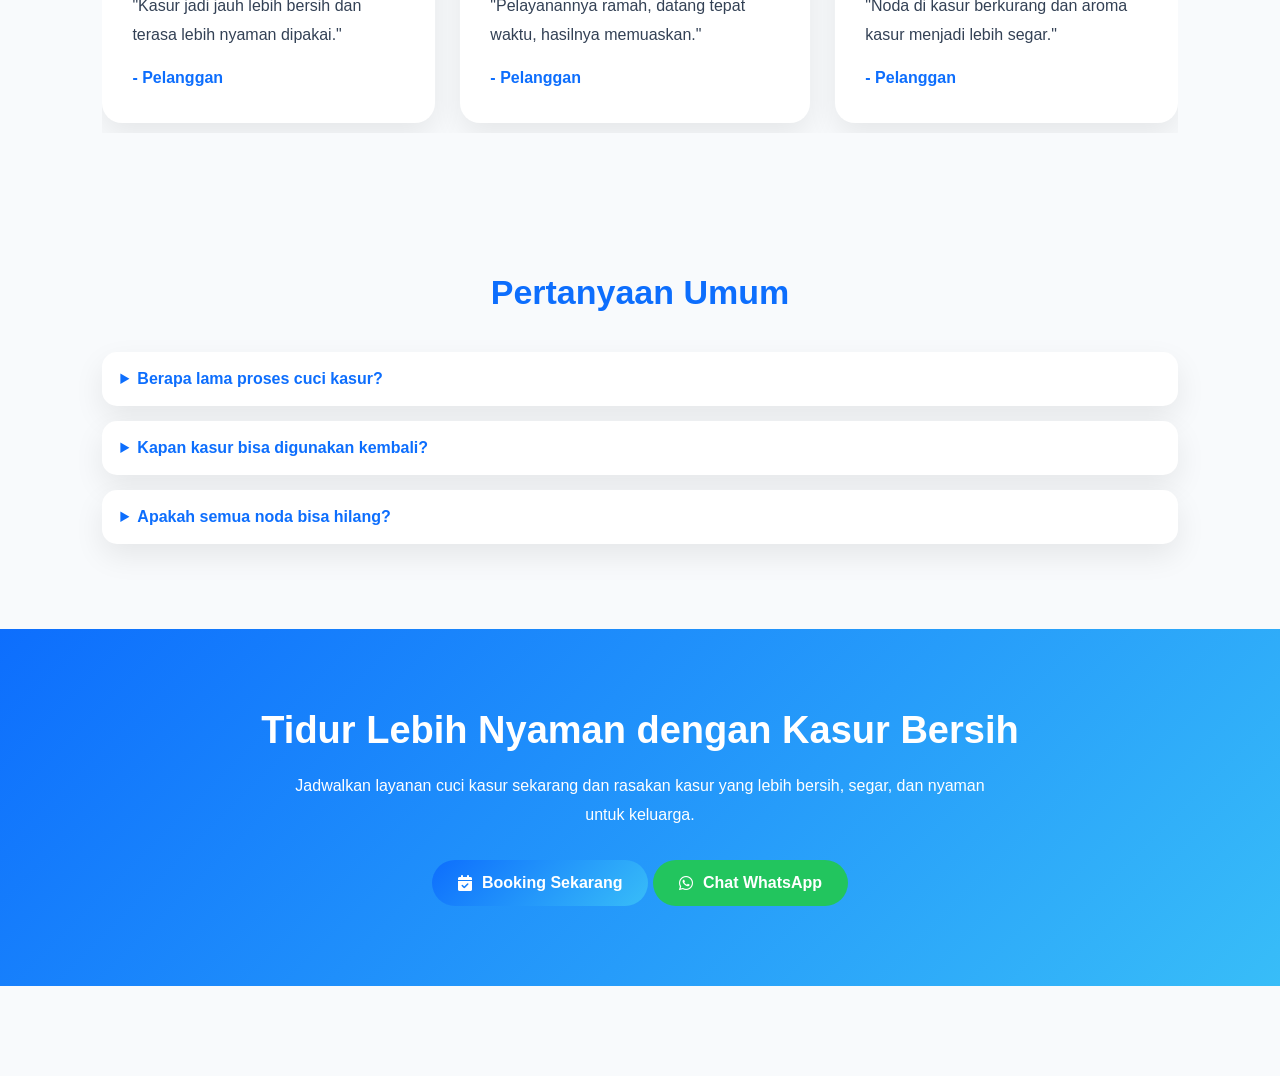
<file: pages/cuci-kasur.html>
<!DOCTYPE html>
<html lang="id">

<head>

<meta charset="UTF-8">

<meta name="viewport" content="width=device-width, initial-scale=1.0">

<title>Cuci Kasur | Shae Cleaners</title>

<meta name="description"
content="Jasa cuci kasur profesional Shae Cleaners. Membersihkan noda, debu, tungau, bakteri dan bau tidak sedap menggunakan mesin ekstraksi modern.">

<link rel="stylesheet" href="/style.css">
<link rel="stylesheet" href="/service.css">

<link rel="stylesheet"
href="https://cdnjs.cloudflare.com/ajax/libs/font-awesome/6.7.2/css/all.min.css">

</head>

<body>

<header class="service-header">

<a href="/index.html" class="back">

<i class="fa-solid fa-arrow-left"></i>

</a>

<h2>Cuci Kasur</h2>

<a href="/pages/order.html" class="order-btn">

Booking

</a>

</header>

<!-- HERO -->

<section class="hero-service">

<img src="/assets/banner/cuci-kasur.png" alt="Cuci Kasur">

<div class="overlay">

<h1>Jasa Cuci Kasur Profesional</h1>

<p>

Kasur lebih bersih, segar dan nyaman. Membantu mengurangi debu, tungau, noda, bakteri serta bau tidak sedap.

</p>

<a href="/pages/order.html" class="btn-primary">

Booking Sekarang

</a>

</div>

</section>

<!-- KEUNGGULAN -->

<section class="service-section">

<h2>Keunggulan Layanan Kami</h2>

<div class="feature-grid">

<div class="feature">

<i class="fa-solid fa-shield-virus"></i>

<h3>Kurangi Tungau</h3>

<p>Membantu mengurangi tungau, debu dan alergen pada kasur.</p>

</div>

<div class="feature">

<i class="fa-solid fa-droplet"></i>

<h3>Angkat Noda</h3>

<p>Membantu membersihkan noda makanan, minuman dan kotoran lainnya.</p>

</div>

<div class="feature">

<i class="fa-solid fa-wind"></i>

<h3>Segar & Wangi</h3>

<p>Mengurangi bau tidak sedap sehingga kasur terasa lebih segar.</p>

</div>

<div class="feature">

<i class="fa-solid fa-bed"></i>

<h3>Semua Ukuran</h3>

<p>Melayani kasur Single, Queen, King hingga Super King.</p>

</div>

</div>

</section>

<!-- UKURAN KASUR -->

<section class="service-section">

<h2>Ukuran Kasur Yang Dilayani</h2>

<div class="area-grid">

<div>🛏 Mini Single</div>

<div>🛏 Single</div>

<div>🛏 Queen</div>

<div>🛏 King</div>

<div>🛏 Super King</div>

<div>🏨 Spring Bed Hotel</div>

<div>👶 Kasur Bayi</div>

<div>🏢 Kasur Apartemen</div>

</div>

</section>

<!-- PROSES -->

<section class="service-section">

<h2>Proses Pengerjaan</h2>

<div class="feature-grid">

<div class="feature">

<h3>1</h3>

<p>Pengecekan kondisi kasur.</p>

</div>

<div class="feature">

<h3>2</h3>

<p>Penyemprotan cairan pembersih khusus.</p>

</div>

<div class="feature">

<h3>3</h3>

<p>Penyikatan area yang kotor.</p>

</div>

<div class="feature">

<h3>4</h3>

<p>Ekstraksi debu, noda dan air menggunakan mesin.</p>

</div>

<div class="feature">

<h3>5</h3>

<p>Finishing dan pengecekan hasil akhir.</p>

</div>

</div>

</section>
<!-- ================= DAFTAR HARGA ================= -->

<section class="service-section">

<h2>Daftar Harga Cuci Kasur</h2>

<div class="price-grid">

<div class="price-card">

<h3>Mini Single</h3>

<h1>Rp150.000</h1>

<p>Ukuran Mini Single</p>

<a href="/pages/order.html" class="btn-primary">
Booking
</a>

</div>

<div class="price-card">

<h3>Single</h3>

<h1>Rp180.000</h1>

<p>Ukuran Single</p>

<a href="/pages/order.html" class="btn-primary">
Booking
</a>

</div>

<div class="price-card popular">

<span class="badge">Terlaris</span>

<h3>Queen</h3>

<h1>Rp270.000</h1>

<p>Ukuran Queen</p>

<a href="/pages/order.html" class="btn-primary">
Booking
</a>

</div>

<div class="price-card">

<h3>King</h3>

<h1>Rp290.000</h1>

<p>Ukuran King</p>

<a href="/pages/order.html" class="btn-primary">
Booking
</a>

</div>

<div class="price-card">

<h3>Super King</h3>

<h1>Rp310.000</h1>

<p>Ukuran Super King</p>

<a href="/pages/order.html" class="btn-primary">
Booking
</a>

</div>

</div>

</section>

<!-- ================= MANFAAT ================= -->

<section class="service-section">

<h2>Manfaat Cuci Kasur</h2>

<div class="feature-grid">

<div class="feature">

<i class="fa-solid fa-bed"></i>

<h3>Lebih Nyaman</h3>

<p>Kasur terasa lebih bersih dan nyaman digunakan setiap hari.</p>

</div>

<div class="feature">

<i class="fa-solid fa-lungs"></i>

<h3>Kurangi Debu</h3>

<p>Membantu mengurangi debu dan alergen yang menumpuk pada kasur.</p>

</div>

<div class="feature">

<i class="fa-solid fa-shield-heart"></i>

<h3>Lebih Higienis</h3>

<p>Membantu menjaga kebersihan tempat tidur untuk keluarga.</p>

</div>

<div class="feature">

<i class="fa-solid fa-sparkles"></i>

<h3>Lebih Segar</h3>

<p>Mengurangi bau tidak sedap sehingga kasur terasa lebih segar.</p>

</div>

</div>

</section>

<!-- ================= TESTIMONI ================= -->

<section class="service-section">

<h2>Testimoni Pelanggan</h2>

<div class="testimonial-slider">

<div class="testimonial">

★★★★★

<p>

"Kasur jadi jauh lebih bersih dan terasa lebih nyaman dipakai."

</p>

<strong>- Pelanggan</strong>

</div>

<div class="testimonial">

★★★★★

<p>

"Pelayanannya ramah, datang tepat waktu, hasilnya memuaskan."

</p>

<strong>- Pelanggan</strong>

</div>

<div class="testimonial">

★★★★★

<p>

"Noda di kasur berkurang dan aroma kasur menjadi lebih segar."

</p>

<strong>- Pelanggan</strong>

</div>

</div>

</section>

<!-- ================= FAQ ================= -->

<section class="service-section">

<h2>Pertanyaan Umum</h2>

<div class="faq">

<details>

<summary>Berapa lama proses cuci kasur?</summary>

<p>Umumnya sekitar 1–2 jam, tergantung ukuran dan kondisi kasur.</p>

</details>

<details>

<summary>Kapan kasur bisa digunakan kembali?</summary>

<p>Kasur biasanya dapat digunakan kembali setelah cukup kering. Waktu pengeringan dipengaruhi oleh jenis bahan dan sirkulasi udara.</p>

</details>

<details>

<summary>Apakah semua noda bisa hilang?</summary>

<p>Kami akan membersihkan semaksimal mungkin. Hasil bergantung pada jenis noda, usia noda, dan material kasur.</p>

</details>

</div>

</section>

<!-- ================= CTA ================= -->

<section class="service-cta">

<h2>Tidur Lebih Nyaman dengan Kasur Bersih</h2>

<p>

Jadwalkan layanan cuci kasur sekarang dan rasakan kasur yang lebih bersih, segar, dan nyaman untuk keluarga.

</p>

<a href="/pages/order.html" class="btn-primary">

<i class="fa-solid fa-calendar-check"></i>

Booking Sekarang

</a>

<a href="https://wa.me/message/MJ7SUIASE3DYN1"

class="btn-success">

<i class="fa-brands fa-whatsapp"></i>

Chat WhatsApp

</a>

</section>

<!-- Floating WhatsApp -->

<a href="https://wa.me/message/MJ7SUIASE3DYN1"

class="floating-wa"

target="_blank">

<i class="fa-brands fa-whatsapp"></i>

</a>

<script src="/app.js"></script>

</body>
</html>
</file>
<file: style.css>
/* ===========================
   SHAE CLEANERS PREMIUM CSS
=========================== */

*{
margin:0;
padding:0;
box-sizing:border-box;
font-family:'Poppins',sans-serif;
}

body{
background:#f5f7fb;
color:#222;
padding-bottom:90px;
}

/* ================= HEADER ================= */

.header{
position:sticky;
top:0;
z-index:999;
display:flex;
align-items:center;
justify-content:space-between;
padding:15px;
background:#0A7CFF;
box-shadow:0 5px 20px rgba(0,0,0,.12);
}

.search-box{
display:flex;
align-items:center;
background:#fff;
border-radius:30px;
padding:12px 18px;
width:85%;
}

.search-box i{
color:#999;
margin-right:10px;
}

.search-box input{
border:none;
outline:none;
width:100%;
font-size:15px;
background:none;
}

.wa-btn{
width:48px;
height:48px;
background:#25D366;
border-radius:50%;
display:flex;
align-items:center;
justify-content:center;
color:#fff;
font-size:24px;
text-decoration:none;
box-shadow:0 5px 18px rgba(0,0,0,.18);
}

/* ================= HERO ================= */

.hero{
padding:15px;
}

.slider{
overflow:hidden;
border-radius:22px;
box-shadow:0 8px 25px rgba(0,0,0,.15);
}

.slide{
display:none;
}

.slide.active{
display:block;
animation:fade .8s;
}

.slide img{
width:100%;
display:block;
border-radius:22px;
}

@keyframes fade{
from{opacity:.3;}
to{opacity:1;}
}

/* ================= MENU ================= */

.menu-grid{
display:grid;
grid-template-columns:repeat(4,1fr);
gap:18px;
padding:18px;
}

.menu-grid a{
background:#fff;
border-radius:18px;
padding:15px 10px;
text-align:center;
text-decoration:none;
color:#333;
box-shadow:0 5px 15px rgba(0,0,0,.08);
transition:.3s;
}

.menu-grid a:hover{
transform:translateY(-5px);
}

.menu-grid img{
width:58px;
height:58px;
margin-bottom:10px;
}

.menu-grid span{
display:block;
font-size:13px;
font-weight:600;
}

/* ================= PROMO ================= */

.promo{
padding:18px;
}

.promo h2{
margin-bottom:15px;
font-size:22px;
}

.promo-card{
background:#fff;
border-radius:22px;
overflow:hidden;
box-shadow:0 5px 20px rgba(0,0,0,.08);
}

.promo-card img{
width:100%;
display:block;
}

.promo-card div{
padding:18px;
}

.promo-card h3{
margin-bottom:10px;
}

.promo-card p{
color:#666;
margin-bottom:18px;
}

.promo-card a{
display:inline-block;
padding:12px 22px;
background:#0A7CFF;
color:#fff;
border-radius:30px;
text-decoration:none;
font-weight:600;
}
/* ================= FITUR ================= */

.fitur{
padding:18px;
}

.fitur h2{
font-size:22px;
margin-bottom:18px;
}

.fitur-box{
display:grid;
grid-template-columns:repeat(2,1fr);
gap:15px;
}

.fitur-box div{
background:#fff;
padding:20px;
border-radius:20px;
text-align:center;
box-shadow:0 5px 15px rgba(0,0,0,.08);
transition:.3s;
}

.fitur-box div:hover{
transform:translateY(-5px);
}

.fitur-box i{
font-size:34px;
color:#0A7CFF;
margin-bottom:12px;
}

.fitur-box h4{
font-size:15px;
font-weight:600;
}

/* ================= TESTIMONI ================= */

.testimoni{
padding:18px;
}

.testimoni h2{
font-size:22px;
margin-bottom:18px;
}

.card{
background:#fff;
padding:22px;
border-radius:22px;
box-shadow:0 5px 18px rgba(0,0,0,.08);
margin-bottom:18px;
transition:.3s;
}

.card:hover{
transform:translateY(-4px);
}

.card p{
margin:15px 0;
color:#555;
line-height:1.6;
}

.card b{
color:#0A7CFF;
}

/* ================= FOOTER ================= */

footer{
position:fixed;
bottom:0;
left:0;
width:100%;
background:#fff;
box-shadow:0 -4px 15px rgba(0,0,0,.08);
padding:10px 0;
z-index:999;
}

.footer-menu{
display:flex;
justify-content:space-around;
align-items:center;
}

.footer-menu a{
display:flex;
flex-direction:column;
align-items:center;
text-decoration:none;
font-size:12px;
color:#777;
font-weight:500;
transition:.3s;
}

.footer-menu a i{
font-size:22px;
margin-bottom:6px;
}

.footer-menu a:hover,
.footer-menu a.active{
color:#0A7CFF;
}

/* ================= ANIMASI ================= */

html{
scroll-behavior:smooth;
}

img{
max-width:100%;
}

button,
a{
transition:.3s ease;
}

::-webkit-scrollbar{
width:6px;
}

::-webkit-scrollbar-thumb{
background:#0A7CFF;
border-radius:20px;
}

::-webkit-scrollbar-track{
background:#eee;
}

/* ================= RESPONSIVE ================= */

@media(max-width:768px){

.menu-grid{
grid-template-columns:repeat(4,1fr);
gap:12px;
}

.menu-grid img{
width:50px;
height:50px;
}

.search-box{
width:82%;
}

.fitur-box{
grid-template-columns:repeat(2,1fr);
}

}

@media(max-width:480px){

.menu-grid span{
font-size:11px;
}

.fitur-box{
grid-template-columns:1fr 1fr;
}

.search-box input{
font-size:13px;
}

.promo h2,
.fitur h2,
.testimoni h2{
font-size:20px;
}}
/* Animasi Muncul */

.menu-grid a,
.fitur-box div,
.card,
.promo-card{
opacity:0;
transform:translateY(25px);
transition:.6s;
}

.show{
opacity:1;
transform:translateY(0);
}

/* Tombol Scroll Atas */

#topButton{
position:fixed;
right:20px;
bottom:90px;
width:50px;
height:50px;
border:none;
border-radius:50%;
background:#0A7CFF;
color:#fff;
font-size:22px;
display:none;
align-items:center;
justify-content:center;
cursor:pointer;
box-shadow:0 8px 20px rgba(0,0,0,.2);
z-index:999;
}
/* ================= HERO CARD ================= */

.hero-card{

margin:18px;

padding:20px;

border-radius:24px;

background:linear-gradient(135deg,#0A7CFF,#3EA6FF);

color:#fff;

box-shadow:0 10px 30px rgba(10,124,255,.25);

}

.hero-info{

display:flex;

align-items:center;

margin-bottom:20px;

}

.logo-box img{

width:70px;

height:70px;

border-radius:20px;

background:#fff;

padding:8px;

}

.text-box{

margin-left:15px;

}

.text-box h2{

font-size:24px;

font-weight:700;

}

.text-box p{

opacity:.9;

margin-top:4px;

}

.hero-action{

display:grid;

grid-template-columns:repeat(4,1fr);

gap:12px;

}

.hero-action a{
background:rgba(255,255,255,.18);
backdrop-filter:blur(10px);
border-radius:18px;
padding:15px 10px;
text-align:center;
text-decoration:none;
color:#fff;
font-size:13px;
font-weight:600;

transition:.3s;
}
.hero-action a:hover{

transform:translateY(-4px);

background:rgba(255,255,255,.28);
}
.hero-action i{

display:block;

font-size:26px;

margin-bottom:8px;
}
/* ================= PROMO SLIDER ================= */

.promo-slider{
padding:20px;
}

.promo-slider h2{
margin-bottom:15px;
font-size:22px;
}

.promo-wrapper{
position:relative;
overflow:hidden;
border-radius:22px;
}

.promo-slide{
display:none;
background:#fff;
border-radius:22px;
overflow:hidden;
box-shadow:0 8px 20px rgba(0,0,0,.08);
}

.promo-slide.active{
display:block;
animation:fade .6s;
}

.promo-slide img{
width:100%;
display:block;
}

.promo-text{
padding:18px;
}

.promo-text h3{
margin-bottom:10px;
}

.promo-text p{
color:#666;
margin-bottom:15px;
}

.promo-text a{
display:inline-block;
padding:12px 22px;
background:#0A7CFF;
color:#fff;
border-radius:30px;
text-decoration:none;
font-weight:600;
}

.promo-dot{
display:flex;
justify-content:center;
margin-top:15px;
gap:8px;
}

.dot{
width:10px;
height:10px;
border-radius:50%;
background:#ccc;
}

.dot.active{
background:#0A7CFF;
}
</file>
<file: service.css>
/*=========================================
SERVICE PAGE
Shae Cleaners Premium
=========================================*/

:root{

--primary:#0D6EFD;
--secondary:#38BDF8;
--success:#22C55E;
--warning:#F59E0B;

--dark:#0F172A;
--text:#334155;
--bg:#F8FAFC;
--white:#FFFFFF;

--radius:22px;

--shadow:0 12px 30px rgba(0,0,0,.08);

}

*{

margin:0;
padding:0;
box-sizing:border-box;
font-family:'Poppins',sans-serif;

}

html{

scroll-behavior:smooth;

}

body{

background:var(--bg);

color:var(--text);

}

/*=========================
HEADER
=========================*/

.service-header{

position:sticky;

top:0;

z-index:999;

display:flex;

justify-content:space-between;

align-items:center;

padding:16px 22px;

background:rgba(255,255,255,.95);

backdrop-filter:blur(15px);

box-shadow:var(--shadow);

}

.service-header h2{

color:var(--primary);

font-size:24px;

}

.back{

width:45px;

height:45px;

display:flex;

justify-content:center;

align-items:center;

border-radius:50%;

background:#EFF6FF;

color:var(--primary);

text-decoration:none;

font-size:20px;

}

.order-btn{

background:linear-gradient(135deg,#0D6EFD,#38BDF8);

color:#fff;

padding:12px 20px;

border-radius:30px;

text-decoration:none;

font-weight:600;

transition:.3s;

}

.order-btn:hover{

transform:translateY(-3px);

}

/*=========================
HERO
=========================*/

.hero-service{

position:relative;

height:480px;

overflow:hidden;

}

.hero-service img{

width:100%;

height:100%;

object-fit:cover;

animation:zoomHero 12s infinite alternate;

}

.overlay{

position:absolute;

inset:0;

background:rgba(0,0,0,.45);

display:flex;

flex-direction:column;

justify-content:center;

align-items:center;

text-align:center;

padding:25px;

color:white;

}

.overlay h1{

font-size:42px;

margin-bottom:15px;

}

.overlay p{

max-width:700px;

font-size:18px;

line-height:1.7;

margin-bottom:25px;

}

/*=========================
BUTTON
=========================*/

.btn-primary,
.btn-success{

display:inline-flex;

align-items:center;

justify-content:center;

gap:10px;

padding:14px 26px;

border-radius:35px;

text-decoration:none;

font-weight:700;

transition:.3s;

}

.btn-primary{

background:linear-gradient(135deg,#0D6EFD,#38BDF8);

color:#fff;

}

.btn-success{

background:#22C55E;

color:white;

}

.btn-primary:hover,
.btn-success:hover{

transform:translateY(-5px);

box-shadow:0 12px 25px rgba(0,0,0,.15);

}

/*=========================
SECTION
=========================*/

.service-section{

padding:70px 8%;

}

.service-section h2{

text-align:center;

margin-bottom:40px;

font-size:34px;

color:var(--primary);

}

/*=========================
FEATURE
=========================*/

.feature-grid{

display:grid;

grid-template-columns:repeat(auto-fit,minmax(220px,1fr));

gap:25px;

}

.feature{

background:white;

padding:30px;

border-radius:20px;

text-align:center;

box-shadow:var(--shadow);

transition:.3s;

}

.feature:hover{

transform:translateY(-8px);

}

.feature i{

font-size:42px;

color:var(--primary);

margin-bottom:18px;

}

.feature h3{

margin-bottom:10px;

}
/*==================================
PRICE CARD
==================================*/

.price-grid{

display:grid;

grid-template-columns:repeat(auto-fit,minmax(280px,1fr));

gap:30px;

}

.price-card{

position:relative;

background:#fff;

padding:35px;

border-radius:22px;

text-align:center;

box-shadow:var(--shadow);

transition:.35s;

overflow:hidden;

}

.price-card:hover{

transform:translateY(-10px);

}

.price-card h3{

margin-bottom:15px;

color:var(--primary);

}

.price-card h1{

font-size:38px;

margin-bottom:20px;

}

.price-card ul{

list-style:none;

margin-bottom:25px;

}

.price-card ul li{

padding:8px 0;

}

.popular{

border:3px solid var(--primary);

}

.badge{

position:absolute;

top:18px;

right:-35px;

background:#F59E0B;

color:#fff;

padding:8px 40px;

transform:rotate(45deg);

font-size:13px;

font-weight:bold;

}

/*==================================
AREA GRID
==================================*/

.area-grid{

display:grid;

grid-template-columns:repeat(auto-fit,minmax(180px,1fr));

gap:18px;

}

.area-grid div{

background:#fff;

padding:20px;

border-radius:18px;

text-align:center;

font-weight:600;

box-shadow:var(--shadow);

transition:.3s;

}

.area-grid div:hover{

transform:translateY(-6px);

}

/*==================================
BEFORE AFTER
==================================*/

.before-after-slider{

display:grid;

grid-template-columns:repeat(2,1fr);

gap:25px;

}

.before-card,
.after-card{

background:#fff;

padding:15px;

border-radius:20px;

box-shadow:var(--shadow);

text-align:center;

}

.before-card img,
.after-card img{

width:100%;

height:320px;

object-fit:cover;

border-radius:16px;

transition:.5s;

}

.before-card img:hover,
.after-card img:hover{

transform:scale(1.05);

}

/*==================================
TESTIMONIAL
==================================*/

.testimonial-slider{

display:flex;

gap:25px;

overflow-x:auto;

scroll-behavior:smooth;

padding-bottom:10px;

}

.testimonial{

min-width:320px;

background:#fff;

padding:30px;

border-radius:20px;

box-shadow:var(--shadow);

line-height:1.8;

font-size:16px;

}

.testimonial strong{

display:block;

margin-top:15px;

color:var(--primary);

}

/*==================================
FAQ
==================================*/

.faq details{

background:#fff;

padding:18px;

margin-bottom:15px;

border-radius:15px;

box-shadow:var(--shadow);

}

.faq summary{

cursor:pointer;

font-weight:700;

color:var(--primary);

}

.faq p{

margin-top:15px;

line-height:1.7;

}

/*==================================
CTA
==================================*/

.service-cta{

padding:80px 20px;

text-align:center;

background:linear-gradient(135deg,#0D6EFD,#38BDF8);

color:#fff;

}

.service-cta h2{

font-size:38px;

margin-bottom:20px;

}

.service-cta p{

max-width:700px;

margin:0 auto 30px;

line-height:1.8;

}

/*==================================
FLOATING WHATSAPP
==================================*/

.floating-wa{

position:fixed;

right:25px;

bottom:25px;

width:65px;

height:65px;

border-radius:50%;

background:#25D366;

display:flex;

justify-content:center;

align-items:center;

font-size:32px;

color:#fff;

text-decoration:none;

box-shadow:0 10px 25px rgba(0,0,0,.25);

animation:pulse 2s infinite;

z-index:999;

}

/*==================================
ANIMATION
==================================*/

@keyframes zoomHero{

0%{

transform:scale(1);

}

100%{

transform:scale(1.12);

}

}

@keyframes pulse{

0%{

box-shadow:0 0 0 0 rgba(37,211,102,.5);

}

70%{

box-shadow:0 0 0 18px rgba(37,211,102,0);

}

100%{

box-shadow:0 0 0 0 rgba(37,211,102,0);

}

}

/*==================================
RESPONSIVE
==================================*/

@media(max-width:768px){

.hero-service{

height:360px;

}

.overlay h1{

font-size:30px;

}

.overlay p{

font-size:15px;

}

.before-after-slider{

grid-template-columns:1fr;

}

.service-section{

padding:50px 20px;

}

.price-grid{

grid-template-columns:1fr;

}

.area-grid{

grid-template-columns:repeat(2,1fr);

}

}

@media(max-width:480px){

.service-header{

padding:14px;

}

.service-header h2{

font-size:20px;

}

.overlay h1{

font-size:24px;

}

.overlay p{

font-size:14px;

}

.service-section h2{

font-size:26px;

}

.price-card h1{

font-size:30px;

}

.floating-wa{

width:58px;

height:58px;

font-size:28px;

right:18px;

bottom:18px;

}

}
</file>
